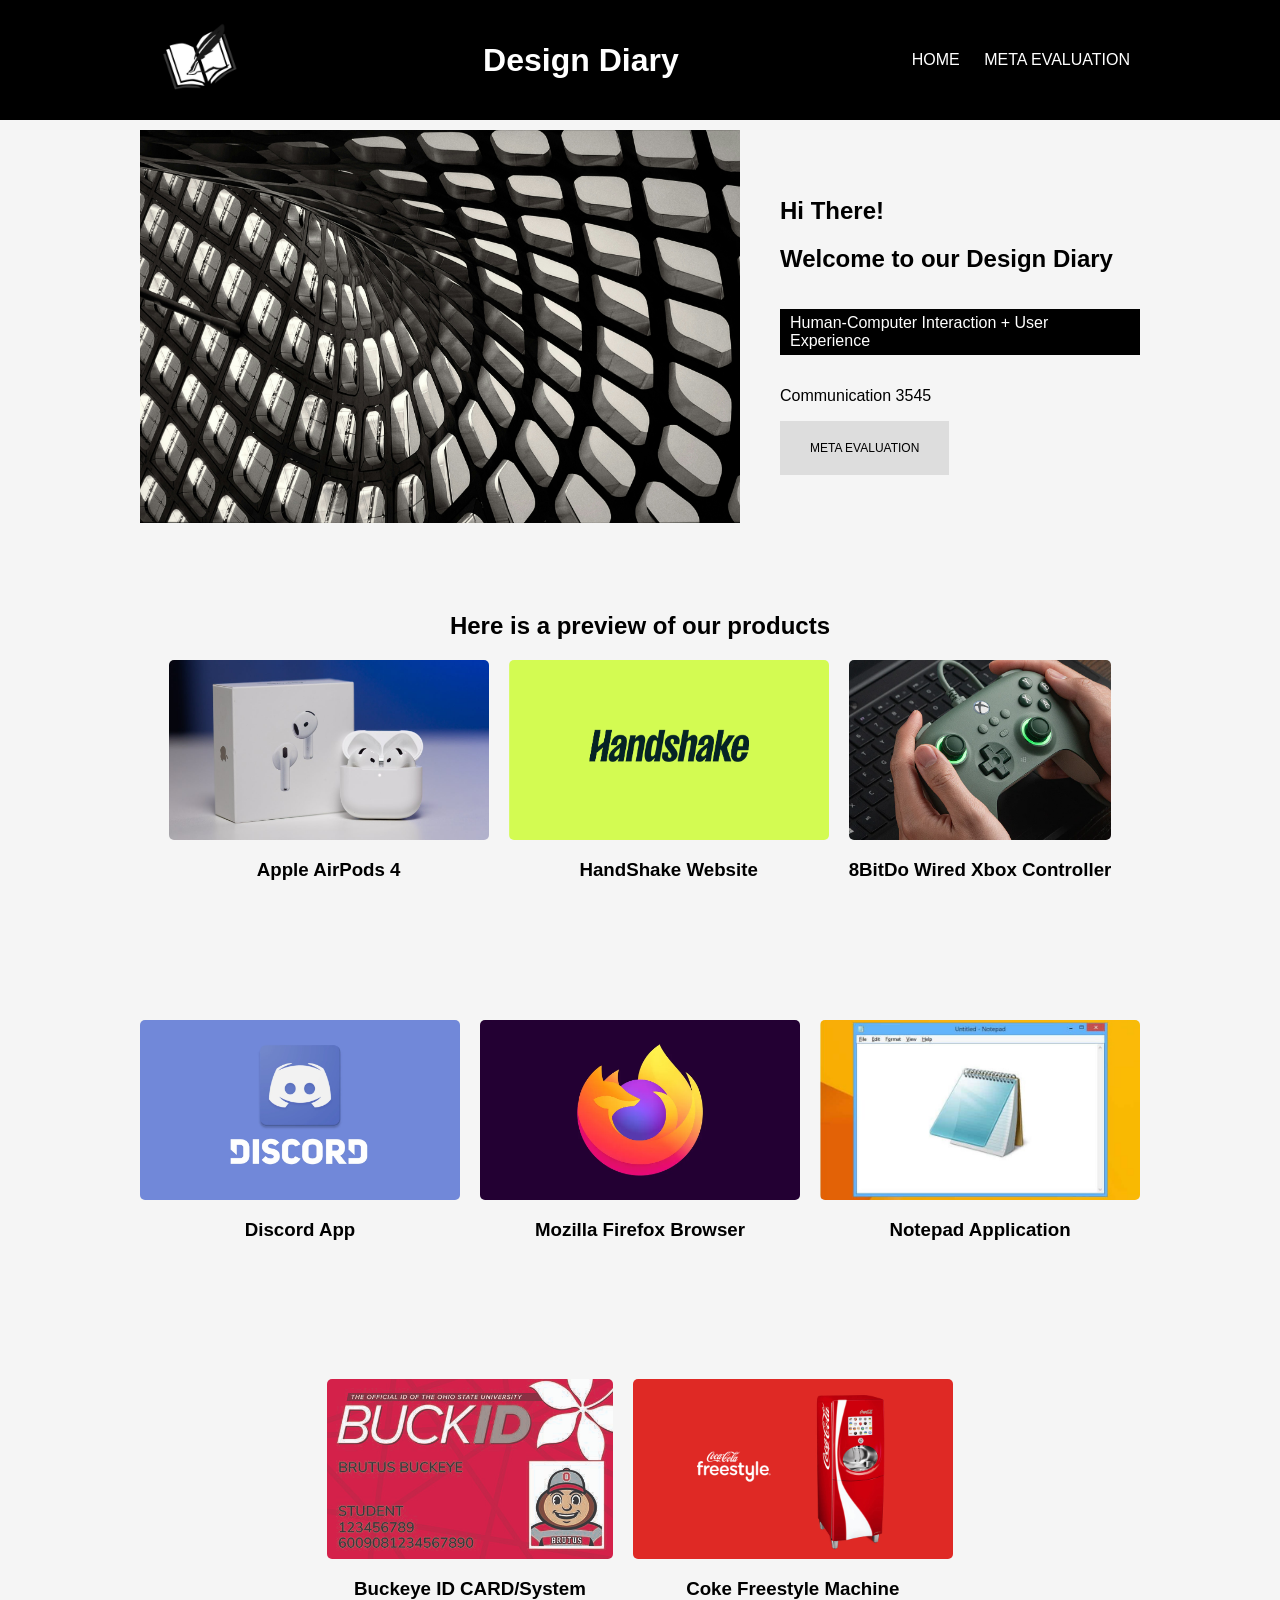
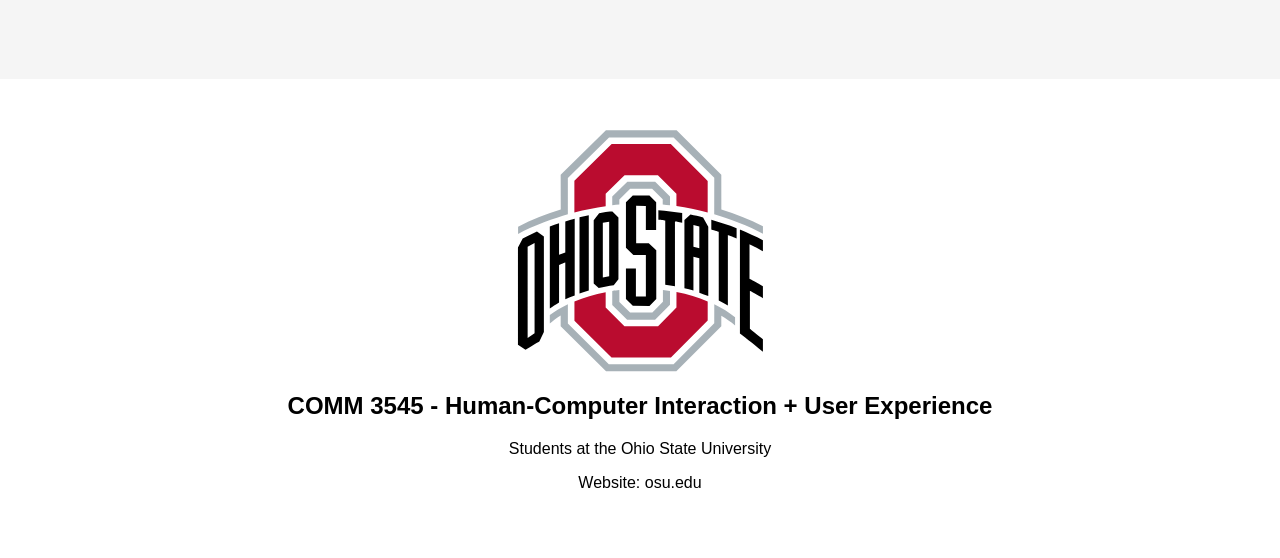
<file: index.html>
<html lang="en">
  <head>
    <link rel="icon" type="image/png" href="images/favicon.png" />
    <meta charset="UTF-8" />
    <title>Design Diary - COMM3545</title>
    <link rel="stylesheet" href="styles.css" />
  </head>
  <body>
    <!-- NAVBAR -->
    <header class="navbar">
      <div class="logo">
        <img src="images/logo.png" alt="Logo" />
      </div>
      <h1>Design Diary</h1>

      <nav>
        <a href="index.html"">HOME</a>
        <a href="meta.html">META EVALUATION</a>
      </nav>
    </header>

    <!-- HERO -->
    <section class="hero container">
      <div class="hero-img">
        <img src="images/hero.jpg" alt="Hero" />
      </div>
      <div class="hero-text">
        <h2>Hi There!</h2>
        <h2>Welcome to our Design Diary</h2>
        <p class="tag">Human-Computer Interaction + User Experience</p>
        <p>Communication 3545</p>
        <div class="buttons">
          <button>
            <a href="meta.html" class="btn outline">META EVALUATION</a>
          </button>
        </div>
      </div>
    </section>

    <!-- PRODUCTS -->
    <section class="section container">
      <h2>Here is a preview of our products</h2>
      <div class="cards">
        <div class="card">
          <a href="products/airpods.html">
            <img  src="images/airpods.jpg" alt="airpods" />
          </a>
          <h3>Apple AirPods 4</h3>
        </div>
        <div class="card">
        <a href="products/handshake.html">
          <img  src="images/handshake.png" alt="handshake" />
        </a>
          <h3>HandShake Website</h3>
        </div>
        <div class="card">
        <a href="products/xbox.html">
          <img src="images/xbox.webp" alt="xbox" />
        </a>
          <h3>8BitDo Wired Xbox Controller</h3>
        </div>
      </div>
    </section>
    <!-- PRODUCTS rwo 2-->
    <section class="section container">
      <div class="cards">
        <div class="card">
        <a href="products/discord.html">
          <img src="images/discord.webp" alt="discord" />
        </a>
          
          <h3>Discord App</h3>
        </div>
        <div class="card">
          <a href="products/mozilla.html">
            <img src="images/firefox.webp" alt="firefox" />
          </a>
          <h3>Mozilla Firefox Browser</h3>
        </div>
        <div class="card">
          <a href="products/notepad.html">
            <img src="images/notepad.jpg" alt="notepad" />
          </a>
          
          <h3>Notepad Application</h3>
        </div>
      </div>
    </section>
    <!-- PRODUCTS rwo 2-->
    <section class="section container">
      <div class="cards">
                <div class="card">
        <a href="products/buckid.html">
          <img src="images/buckid.jpg" alt="buckid" />
        </a>
         
          <h3>Buckeye ID CARD/System</h3>
        </div>
        <div class="card" > 
        <a href="products/cokefreestyle.html">
          <img src="images/cokefreestyle.jpg" alt="cokefreestyle" />
        </a>
          
          <h3>Coke Freestyle Machine</h3>
        </div>
      </div>
    </section>

    <!-- FOOTER -->
    <footer>
      <div class="container">
        <div class="Osu-img">
          <img src="images/osu.svg" alt="Hero" />
        </div>
        <h2>COMM 3545 - Human-Computer Interaction + User Experience</h2>
        <p>Students at the Ohio State University</p>
        <p>Website: osu.edu</p>
      </div>
    </footer>
  </body>
</html>
</file>
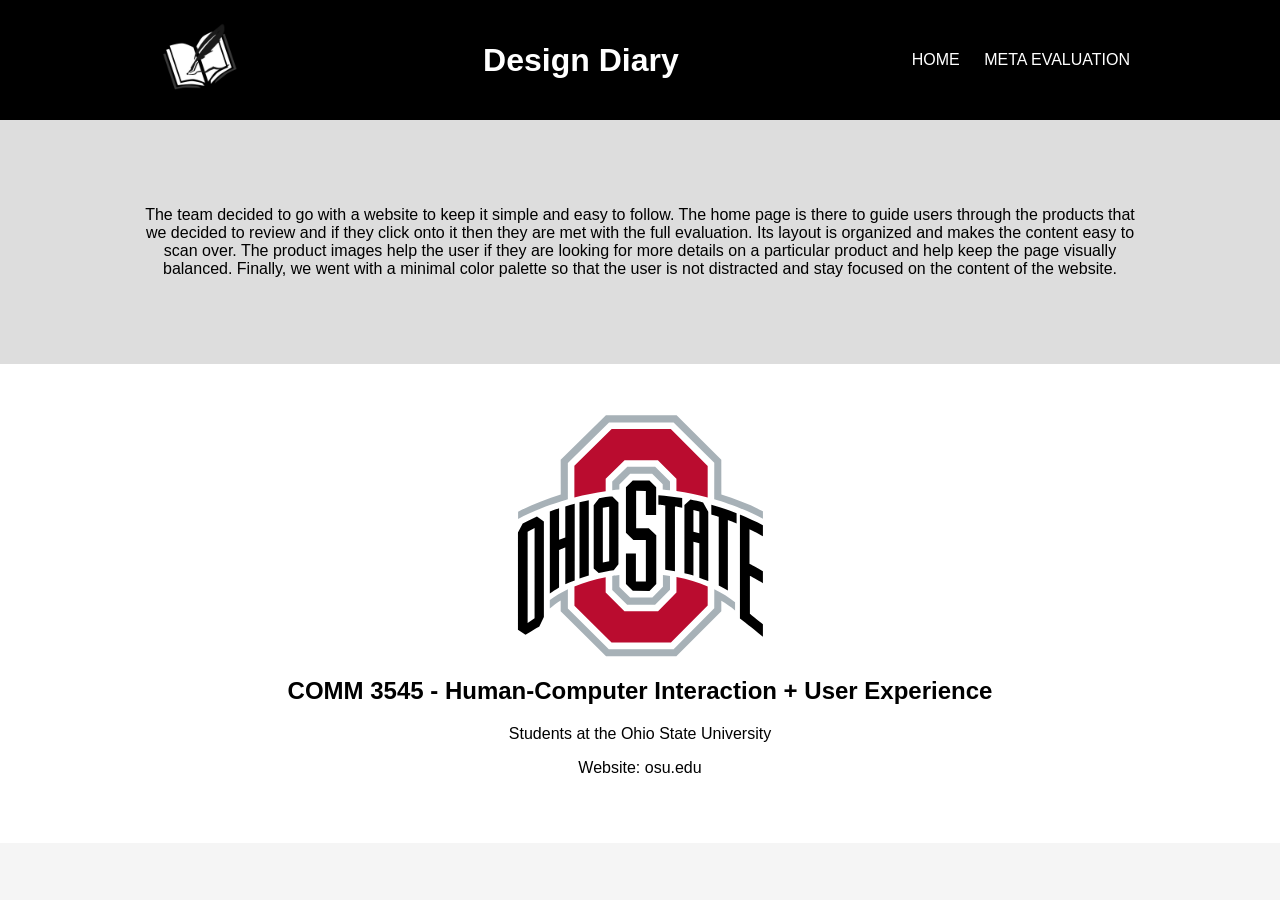
<file: meta.html>
<html lang="en">
  <head>
    <link rel="icon" type="image/png" href="images/favicon.png" />
    <meta charset="UTF-8" />
    <title>Design Diary - COMM3545</title>
    <link rel="stylesheet" href="styles.css" />
  </head>
  <body>
    <!-- NAVBAR -->
    <header class="navbar">
      <div class="logo">
        <img src="images/logo.png" alt="Logo" />
      </div>
      <h1>Design Diary</h1>

      <nav>
        <a href="index.html"">HOME</a>
        <a href="meta.html">META EVALUATION</a>
      </nav>
    </header>

    

    <!-- CTA -->
    <section class="cta">
      <div class="container">
        <p>The team decided to go with a website to keep it simple and easy to follow. The home page is there to guide users through the products that we decided to review and if they click onto it then they are met with the full evaluation. Its layout is organized and makes the content easy to scan over. The product images help the user if they are looking for more details on a particular product and help keep the page visually balanced. Finally, we went with a minimal color palette so that the user is not distracted and stay focused on the content of the website.</p>
      </div>
    </section>

    <!-- FOOTER -->
    <footer>
      <div class="container">
        <div class="Osu-img">
          <img src="images/osu.svg" alt="Hero" />
        </div>
        <h2>COMM 3545 - Human-Computer Interaction + User Experience</h2>
        <p>Students at the Ohio State University</p>
        <p>Website: osu.edu</p>
      </div>
    </footer>
  </body>
</html>
</file>
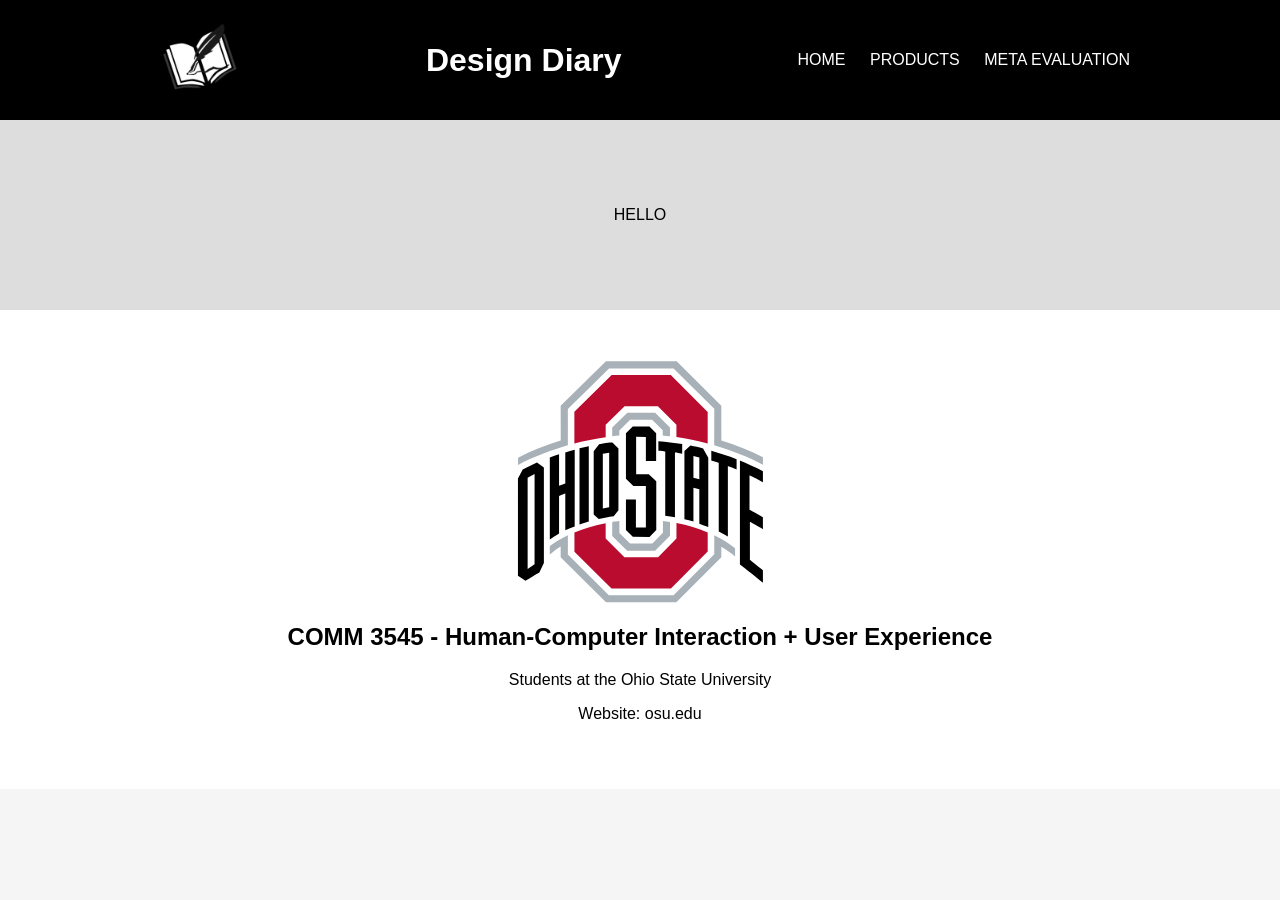
<file: products.html>
<html lang="en">
  <head>
    <link rel="icon" type="image/png" href="images/favicon.png" />
    <meta charset="UTF-8" />
    <title>Design Diary - COMM3545</title>
    <link rel="stylesheet" href="styles.css" />
  </head>
  <body>
    <!-- NAVBAR -->
    <header class="navbar">
      <div class="logo">
        <img src="images/logo.png" alt="Logo" />
      </div>
      <h1>Design Diary</h1>

      <nav>
        <a href="index.html"">HOME</a>
        <a href="products.html">PRODUCTS</a>
        <a href="meta.html">META EVALUATION</a>
      </nav>
    </header>

    

    <!-- CTA -->
    <section class="cta">
        <div class="container">
          <p>HELLO</p>
        </div>
      </section>

    <!-- FOOTER -->
    <footer>
      <div class="container">
        <div class="Osu-img">
          <img src="images/osu.svg" alt="Hero" />
        </div>
        <h2>COMM 3545 - Human-Computer Interaction + User Experience</h2>
        <p>Students at the Ohio State University</p>
        <p>Website: osu.edu</p>
      </div>
    </footer>
  </body>
</html>
</file>
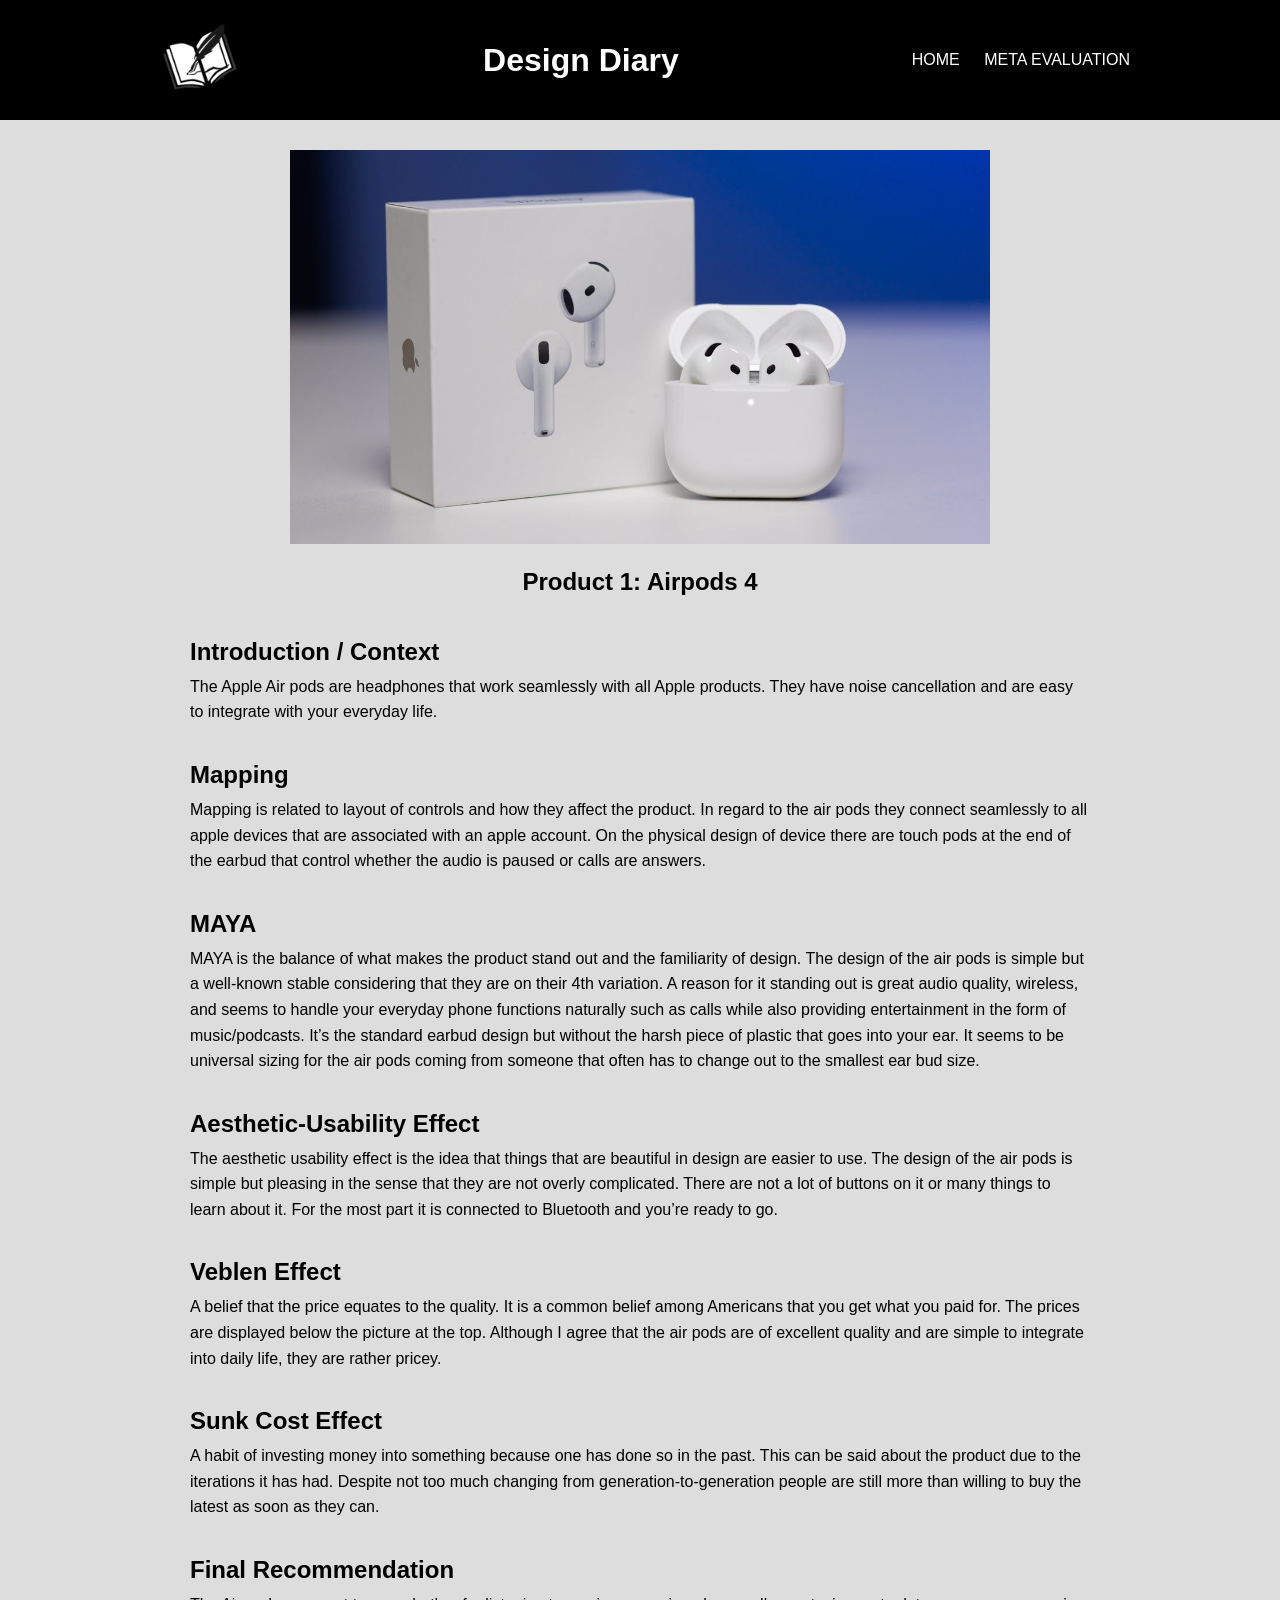
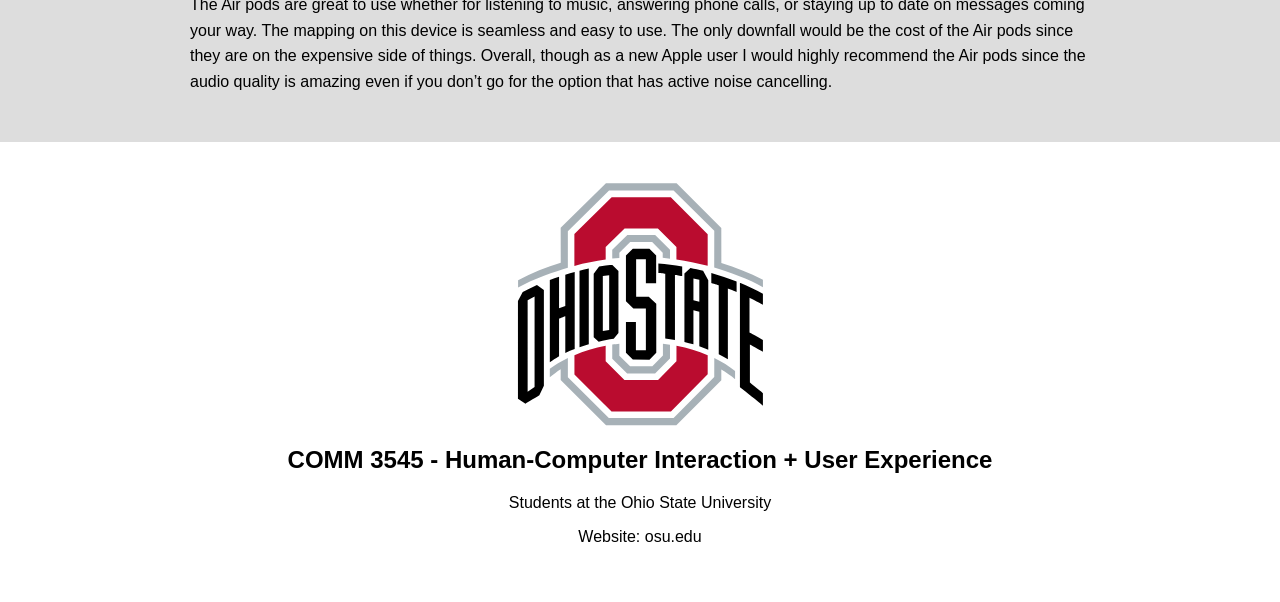
<file: products/airpods.html>
<html lang="en">
  <head>
    <link rel="icon" type="image/png" href="../images/favicon.png" />
    <meta charset="UTF-8" /> <title>Design Diary - COMM3545</title>
    <link rel="stylesheet" href="../styles.css" />
  </head>
<body class="review-page">
  <!-- NAVBAR -->
  <header class="navbar">
    <div class="logo">
      <img src="../images/logo.png" alt="Logo" />
    </div>
    <h1>Design Diary</h1>

    <nav>
      <a href="../index.html">HOME</a>
      <a href="../meta.html">META EVALUATION</a>
    </nav>
  </header>

  <section class="cta">
    <div class="container">
      <img class="hero-image" src="../images/airpods.jpg" alt="Product 1: Airpods 4" />
      <h1 class="page-title">Product 1: Airpods 4</h1>

      <div class="section">
        <h2>Introduction / Context</h2>
        <p>The Apple Air pods are headphones that work seamlessly with all Apple products. They have noise cancellation and are easy to integrate with your everyday life.</p>
      </div>

      <div class="section">
        <h2>Mapping</h2>
        <p>Mapping is related to layout of controls and how they affect the product. In regard to the air pods they connect seamlessly to all apple devices that are associated with an apple account. On the physical design of device there are touch pods at the end of the earbud that control whether the audio is paused or calls are answers.</p>
      </div>

      <div class="section">
        <h2>MAYA</h2>
        <p>MAYA is the balance of what makes the product stand out and the familiarity of design.  The design of the air pods is simple but a well-known stable considering that they are on their 4th variation. A reason for it standing out is great audio quality, wireless, and seems to handle your everyday phone functions naturally such as calls while also providing entertainment in the form of music/podcasts. It’s the standard earbud design but without the harsh piece of plastic that goes into your ear. It seems to be universal sizing for the air pods coming from someone that often has to change out to the smallest ear bud size.</p>
      </div>

      <div class="section">
        <h2>Aesthetic-Usability Effect</h2>
        <p>The aesthetic usability effect is the idea that things that are beautiful in design are easier to use. The design of the air pods is simple but pleasing in the sense that they are not overly complicated. There are not a lot of buttons on it or many things to learn about it. For the most part it is connected to Bluetooth and you’re ready to go.</p>
      </div>

      <div class="section">
        <h2>Veblen Effect</h2>
        <p>A belief that the price equates to the quality. It is a common belief among Americans that you get what you paid for. The prices are displayed below the picture at the top. Although I agree that the air pods are of excellent quality and are simple to integrate into daily life, they are rather pricey.</p>
      </div>

      <div class="section">
        <h2>Sunk Cost Effect</h2>
        <p>A habit of investing money into something because one has done so in the past. This can be said about the product due to the iterations it has had. Despite not too much changing from generation-to-generation people are still more than willing to buy the latest as soon as they can.</p>
      </div>

      <div class="section">
        <h2>Final Recommendation</h2>
        <p>The Air pods are great to use whether for listening to music, answering phone calls, or staying up to date on messages coming your way. The mapping on this device is seamless and easy to use. The only downfall would be the cost of the Air pods since they are on the expensive side of things. Overall, though as a new Apple user I would highly recommend the Air pods since the audio quality is amazing even if you don’t go for the option that has active noise cancelling.</p>
      </div>
    </div>
  </section>

  <footer>
    <div class="container">
      <div class="Osu-img">
        <img src="../images/osu.svg" alt="Hero" />
      </div>
      <h2>COMM 3545 - Human-Computer Interaction + User Experience</h2>
      <p>Students at the Ohio State University</p>
      <p>Website: osu.edu</p>
    </div>
  </footer>
</body>
</file>
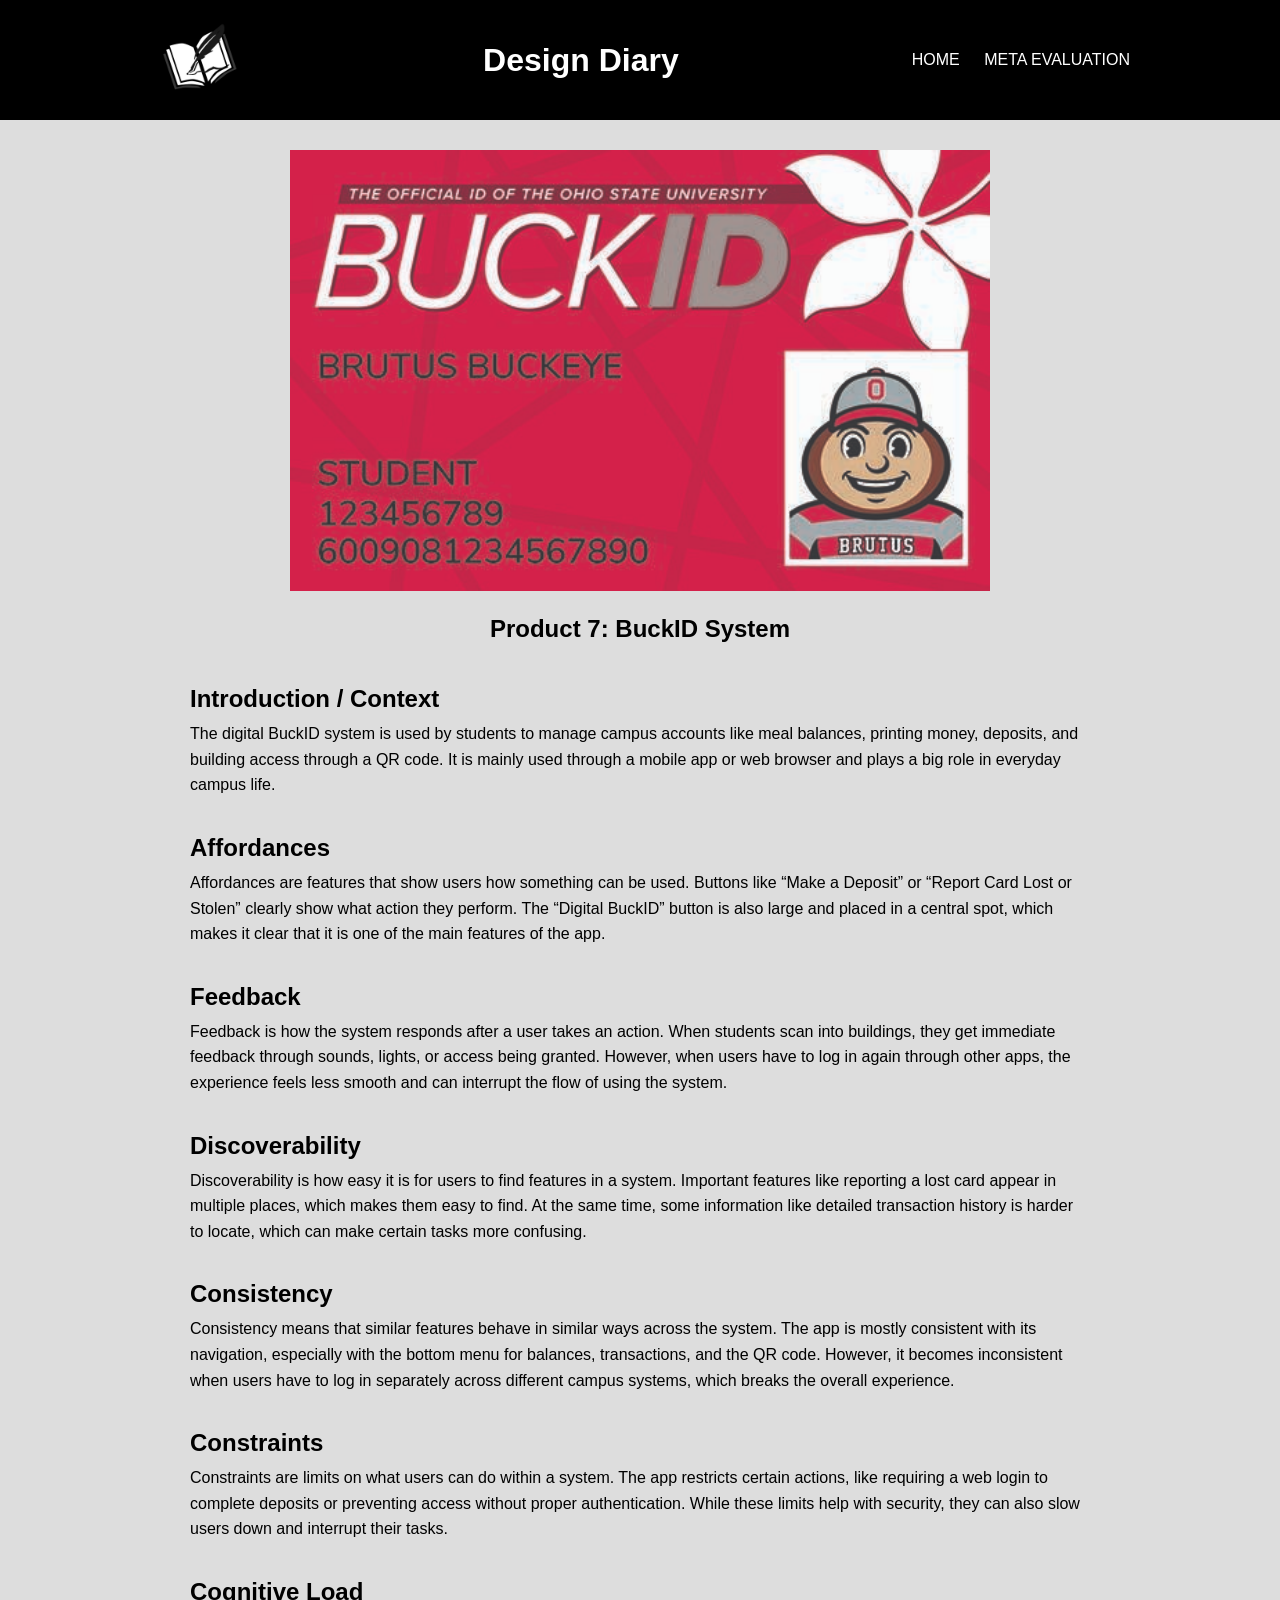
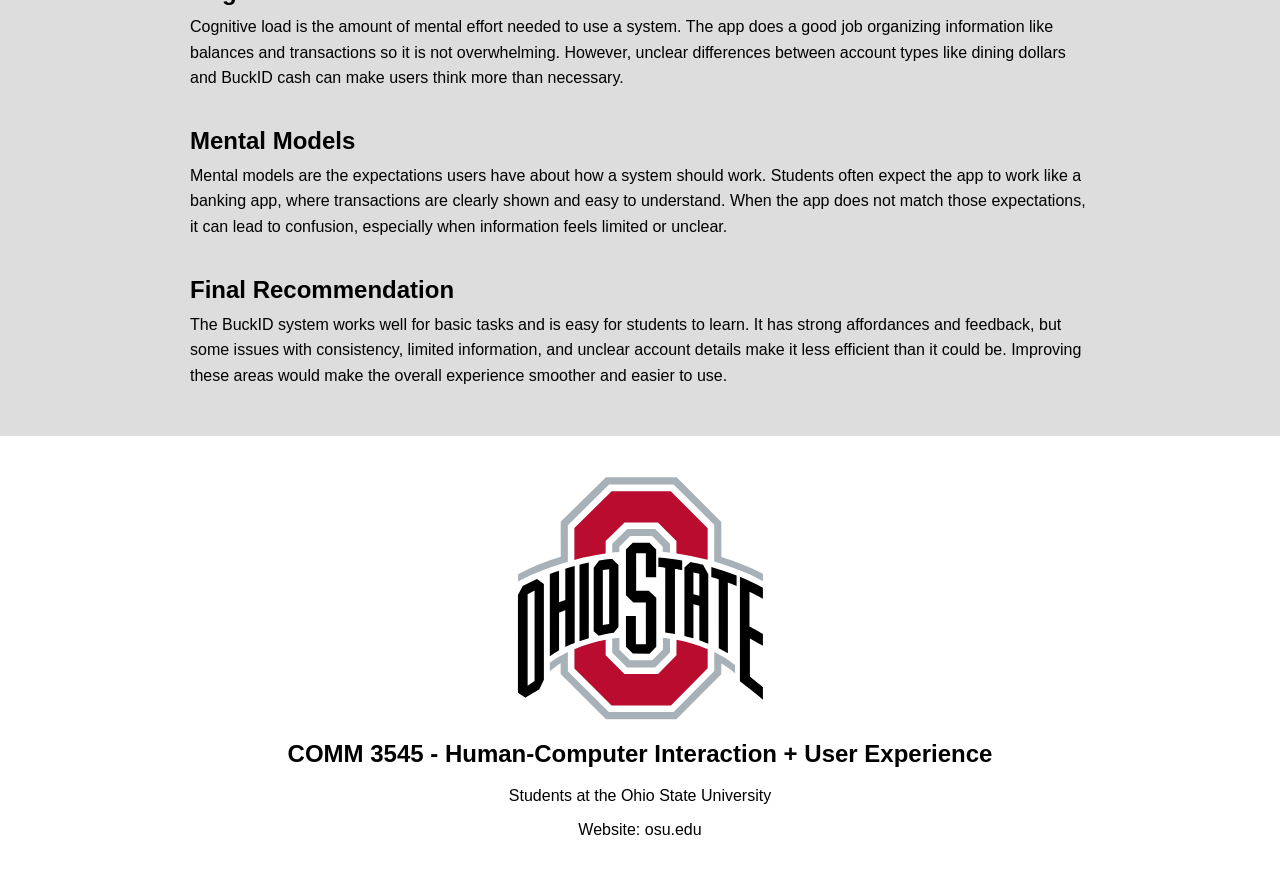
<file: products/buckid.html>
<html lang="en">
  <head>
    <link rel="icon" type="image/png" href="../images/favicon.png" />
    <meta charset="UTF-8" /> <title>Design Diary - COMM3545</title>
    <link rel="stylesheet" href="../styles.css" />
  </head>
<body class="review-page">
  <!-- NAVBAR -->
  <header class="navbar">
    <div class="logo">
      <img src="../images/logo.png" alt="Logo" />
    </div>
    <h1>Design Diary</h1>

    <nav>
      <a href="../index.html">HOME</a>
      <a href="../meta.html">META EVALUATION</a>
    </nav>
  </header>

  <section class="cta">
    <div class="container">
      <img class="hero-image" src="../images/buckid.jpg" alt="Product 7: BuckID System" />
      <h1 class="page-title">Product 7: BuckID System</h1>

      <div class="section">
        <h2>Introduction / Context</h2>
        <p>The digital BuckID system is used by students to manage campus accounts like meal balances, printing money, deposits, and building access through a QR code. It is mainly used through a mobile app or web browser and plays a big role in everyday campus life.</p>
      </div>

      <div class="section">
        <h2>Affordances</h2>
        <p>Affordances are features that show users how something can be used. Buttons like “Make a Deposit” or “Report Card Lost or Stolen” clearly show what action they perform. The “Digital BuckID” button is also large and placed in a central spot, which makes it clear that it is one of the main features of the app. </p>
      </div>

      <div class="section">
        <h2>Feedback</h2>
        <p>Feedback is how the system responds after a user takes an action. When students scan into buildings, they get immediate feedback through sounds, lights, or access being granted. However, when users have to log in again through other apps, the experience feels less smooth and can interrupt the flow of using the system. </p>
      </div>

      <div class="section">
        <h2>Discoverability </h2>
        <p>Discoverability is how easy it is for users to find features in a system. Important features like reporting a lost card appear in multiple places, which makes them easy to find. At the same time, some information like detailed transaction history is harder to locate, which can make certain tasks more confusing. </p>
      </div>

      <div class="section">
        <h2>Consistency</h2>
        <p>Consistency means that similar features behave in similar ways across the system. The app is mostly consistent with its navigation, especially with the bottom menu for balances, transactions, and the QR code. However, it becomes inconsistent when users have to log in separately across different campus systems, which breaks the overall experience. </p>
      </div>

      <div class="section">
        <h2>Constraints</h2>
        <p>Constraints are limits on what users can do within a system. The app restricts certain actions, like requiring a web login to complete deposits or preventing access without proper authentication. While these limits help with security, they can also slow users down and interrupt their tasks. </p>
      </div>

      <div class="section">
        <h2>Cognitive Load</h2>
        <p>Cognitive load is the amount of mental effort needed to use a system. The app does a good job organizing information like balances and transactions so it is not overwhelming. However, unclear differences between account types like dining dollars and BuckID cash can make users think more than necessary. </p>
      </div>

      <div class="section">
        <h2>Mental Models</h2>
        <p>Mental models are the expectations users have about how a system should work. Students often expect the app to work like a banking app, where transactions are clearly shown and easy to understand. When the app does not match those expectations, it can lead to confusion, especially when information feels limited or unclear. </p>
      </div>
      
      <div class="section">
        <h2>Final Recommendation</h2>
        <p>The BuckID system works well for basic tasks and is easy for students to learn. It has strong affordances and feedback, but some issues with consistency, limited information, and unclear account details make it less efficient than it could be. Improving these areas would make the overall experience smoother and easier to use. </p>
      </div>
    </div>
  </section>

  <footer>
    <div class="container">
      <div class="Osu-img">
        <img src="../images/osu.svg" alt="Hero" />
      </div>
      <h2>COMM 3545 - Human-Computer Interaction + User Experience</h2>
      <p>Students at the Ohio State University</p>
      <p>Website: osu.edu</p>
    </div>
  </footer>
</body>
</file>
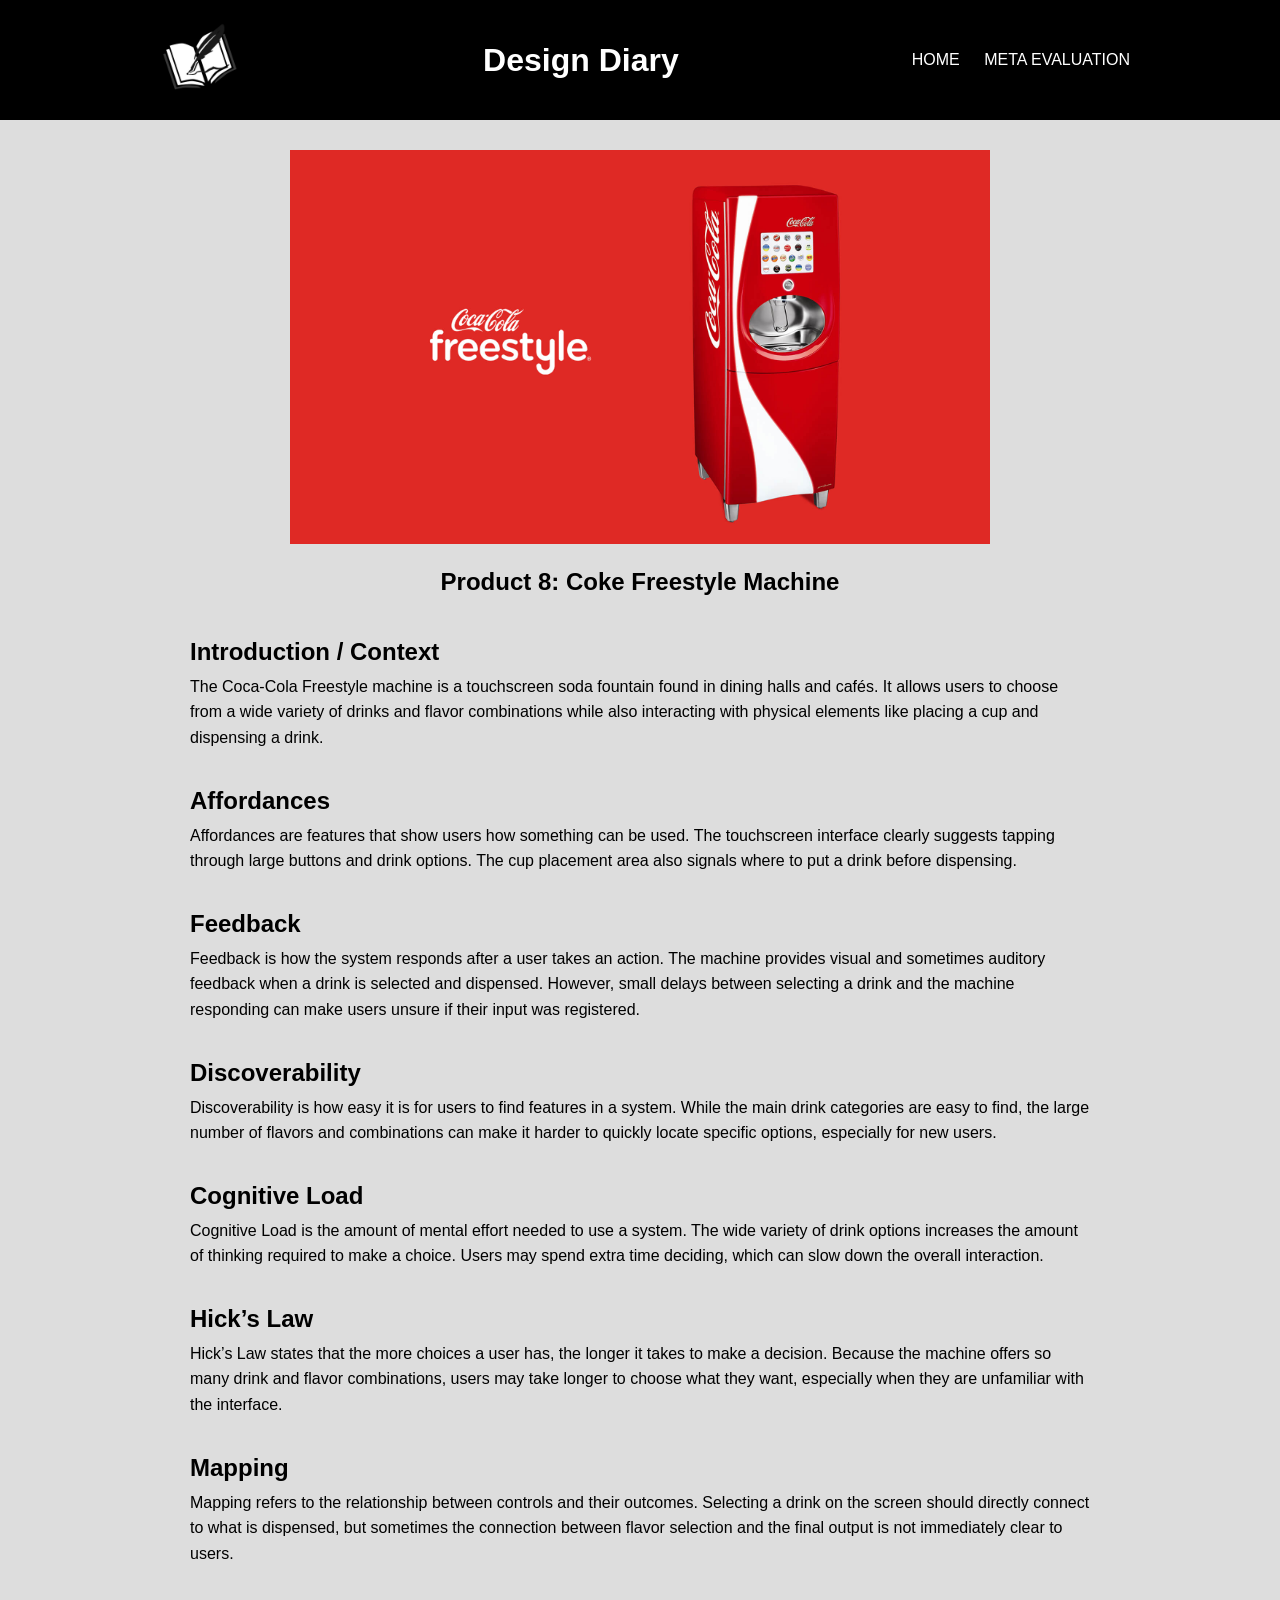
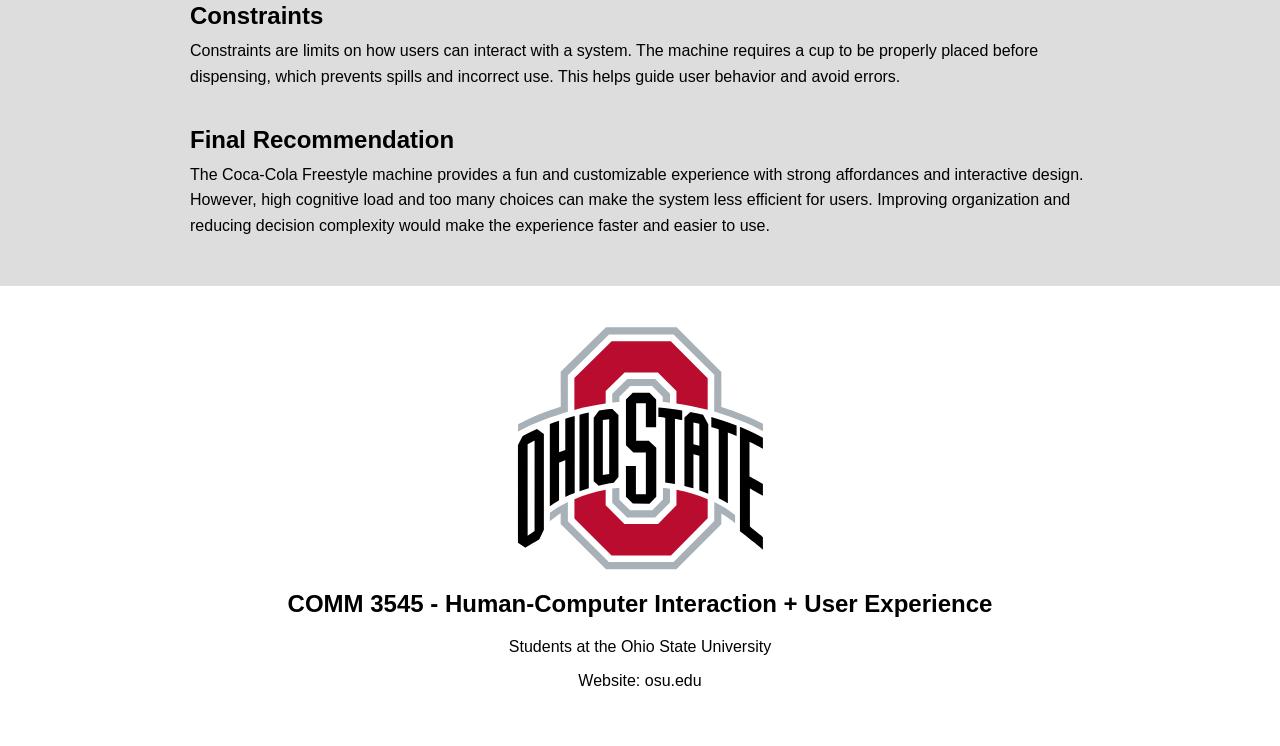
<file: products/cokefreestyle.html>
<html lang="en">
  <head>
    <link rel="icon" type="image/png" href="../images/favicon.png" />
    <meta charset="UTF-8" /> <title>Design Diary - COMM3545</title>
    <link rel="stylesheet" href="../styles.css" />
  </head>
<body class="review-page">
  <!-- NAVBAR -->
  <header class="navbar">
    <div class="logo">
      <img src="../images/logo.png" alt="Logo" />
    </div>
    <h1>Design Diary</h1>

    <nav>
      <a href="../index.html">HOME</a>
      <a href="../meta.html">META EVALUATION</a>
    </nav>
  </header>

  <section class="cta">
    <div class="container">
      <img class="hero-image" src="../images/cokefreestyle.jpg" alt="Product 8: Coke Freestyle Machine" />
      <h1 class="page-title">Product 8: Coke Freestyle Machine</h1>

      <div class="section">
        <h2>Introduction / Context</h2>
        <p>The Coca-Cola Freestyle machine is a touchscreen soda fountain found in dining halls and cafés. It allows users to choose from a wide variety of drinks and flavor combinations while also interacting with physical elements like placing a cup and dispensing a drink.</p>
      </div>

      <div class="section">
        <h2>Affordances</h2>
        <p>Affordances are features that show users how something can be used. The touchscreen interface clearly suggests tapping through large buttons and drink options. The cup placement area also signals where to put a drink before dispensing. </p>
      </div>

      <div class="section">
        <h2>Feedback</h2>
        <p>Feedback is how the system responds after a user takes an action. The machine provides visual and sometimes auditory feedback when a drink is selected and dispensed. However, small delays between selecting a drink and the machine responding can make users unsure if their input was registered. </p>
      </div>

      <div class="section">
        <h2>Discoverability</h2>
        <p>Discoverability is how easy it is for users to find features in a system. While the main drink categories are easy to find, the large number of flavors and combinations can make it harder to quickly locate specific options, especially for new users. </p>
      </div>

      <div class="section">
        <h2>Cognitive Load</h2>
        <p>Cognitive Load is the amount of mental effort needed to use a system. The wide variety of drink options increases the amount of thinking required to make a choice. Users may spend extra time deciding, which can slow down the overall interaction. </p>
      </div>

      <div class="section">
        <h2>Hick’s Law</h2>
        <p>Hick’s Law states that the more choices a user has, the longer it takes to make a decision. Because the machine offers so many drink and flavor combinations, users may take longer to choose what they want, especially when they are unfamiliar with the interface. </p>
      </div>

      <div class="section">
        <h2>Mapping</h2>
        <p>Mapping refers to the relationship between controls and their outcomes. Selecting a drink on the screen should directly connect to what is dispensed, but sometimes the connection between flavor selection and the final output is not immediately clear to users. </p>
      </div>

      <div class="section">
        <h2>Constraints</h2>
        <p>Constraints are limits on how users can interact with a system. The machine requires a cup to be properly placed before dispensing, which prevents spills and incorrect use. This helps guide user behavior and avoid errors. </p>
      </div>
      
      <div class="section">
        <h2>Final Recommendation</h2>
        <p>The Coca-Cola Freestyle machine provides a fun and customizable experience with strong affordances and interactive design. However, high cognitive load and too many choices can make the system less efficient for users. Improving organization and reducing decision complexity would make the experience faster and easier to use.</p>
      </div>
    </div>
  </section>

  <footer>
    <div class="container">
      <div class="Osu-img">
        <img src="../images/osu.svg" alt="Hero" />
      </div>
      <h2>COMM 3545 - Human-Computer Interaction + User Experience</h2>
      <p>Students at the Ohio State University</p>
      <p>Website: osu.edu</p>
    </div>
  </footer>
</body>
</file>
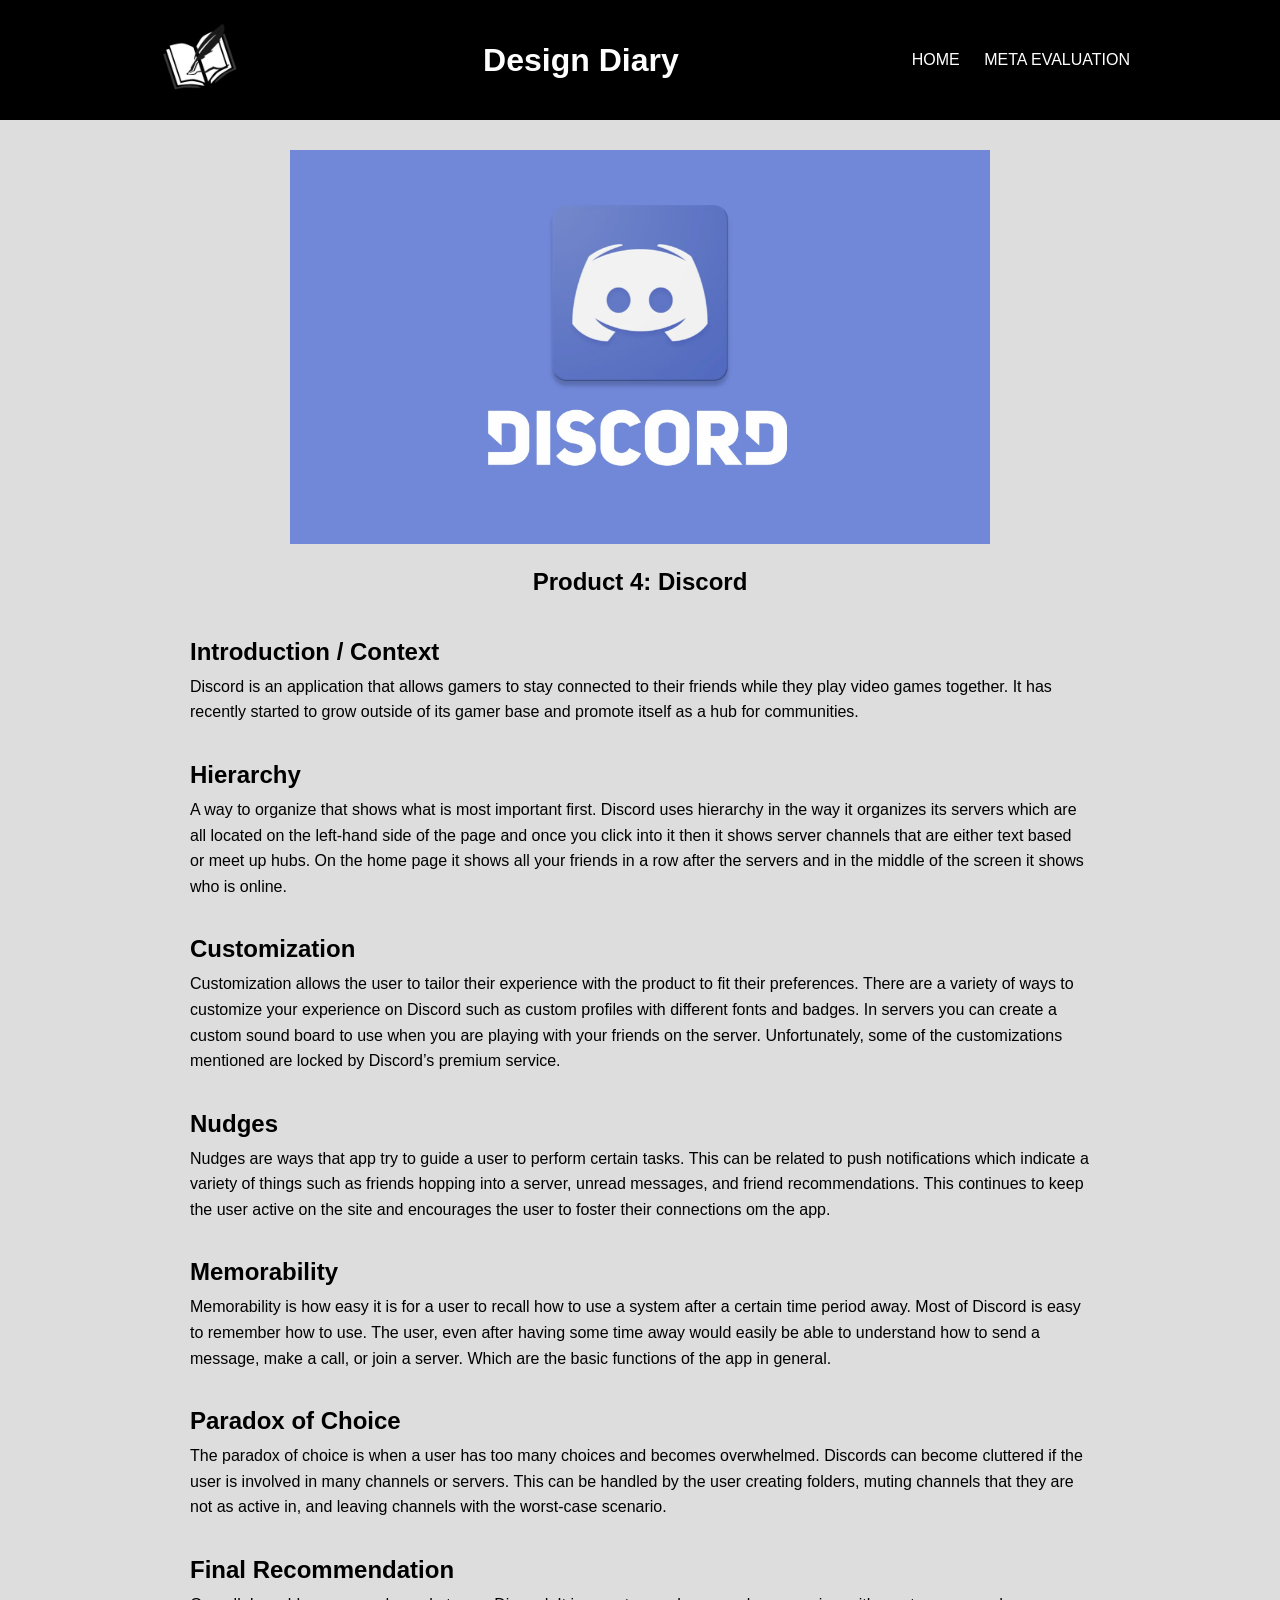
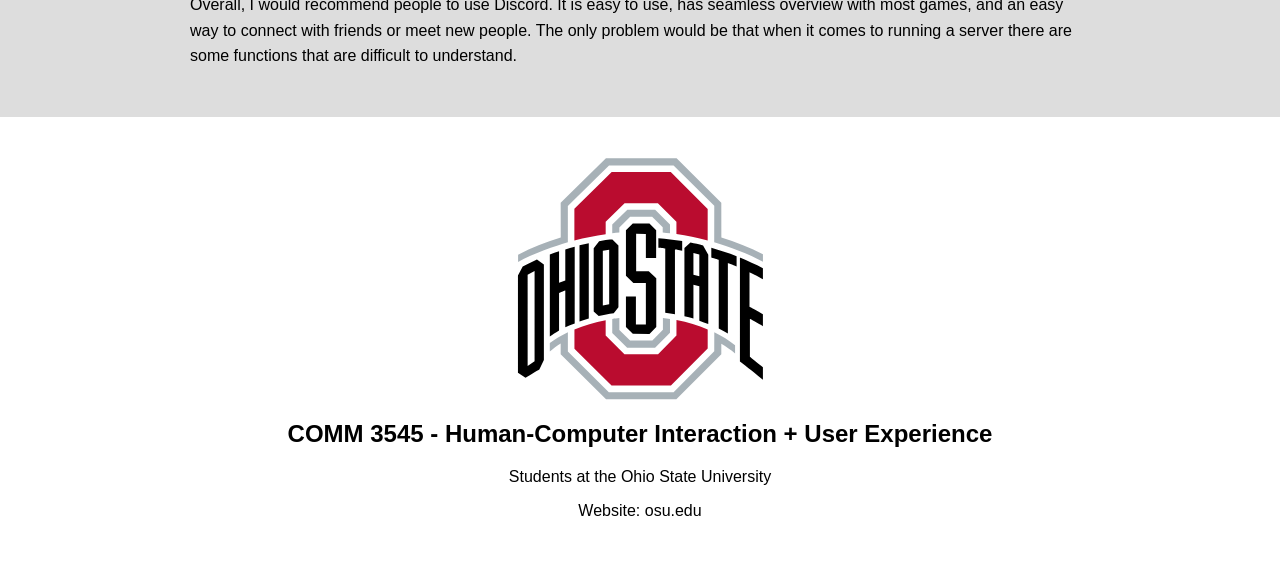
<file: products/discord.html>
<html lang="en">
  <head>
    <link rel="icon" type="image/png" href="../images/favicon.png" />
    <meta charset="UTF-8" /> <title>Design Diary - COMM3545</title>
    <link rel="stylesheet" href="../styles.css" />
  </head>
<body class="review-page">
  <!-- NAVBAR -->
  <header class="navbar">
    <div class="logo">
      <img src="../images/logo.png" alt="Logo" />
    </div>
    <h1>Design Diary</h1>

    <nav>
      <a href="../index.html">HOME</a>
      <a href="../meta.html">META EVALUATION</a>
    </nav>
  </header>

  <section class="cta">
    <div class="container">
      <img class="hero-image" src="../images/discord.webp" alt="Product 4: Discord" />
      <h1 class="page-title">Product 4: Discord</h1>

      <div class="section">
        <h2>Introduction / Context</h2>
        <p>Discord is an application that allows gamers to stay connected to their friends while they play video games together. It has recently started to grow outside of its gamer base and promote itself as a hub for communities.</p>
      </div>

      <div class="section">
        <h2>Hierarchy</h2>
        <p>A way to organize that shows what is most important first. Discord uses hierarchy in the way it organizes its servers which are all located on the left-hand side of the page and once you click into it then it shows server channels that are either text based or meet up hubs. On the home page it shows all your friends in a row after the servers and in the middle of the screen it shows who is online.</p>
      </div>

      <div class="section">
        <h2>Customization</h2>
        <p>Customization allows the user to tailor their experience with the product to fit their preferences. There are a variety of ways to customize your experience on Discord such as custom profiles with different fonts and badges. In servers you can create a custom sound board to use when you are playing with your friends on the server. Unfortunately, some of the customizations mentioned are locked by Discord’s premium service.</p>
      </div>

      <div class="section">
        <h2>Nudges</h2>
        <p>Nudges are ways that app try to guide a user to perform certain tasks. This can be related to push notifications which indicate a variety of things such as friends hopping into a server, unread messages, and friend recommendations. This continues to keep the user active on the site and encourages the user to foster their connections om the app.</p>
      </div>

      <div class="section">
        <h2>Memorability</h2>
        <p>Memorability is how easy it is for a user to recall how to use a system after a certain time period away. Most of Discord is easy to remember how to use. The user, even after having some time away would easily be able to understand how to send a message, make a call, or join a server. Which are the basic functions of the app in general.</p>
      </div>

      <div class="section">
        <h2>Paradox of Choice</h2>
        <p>The paradox of choice is when a user has too many choices and becomes overwhelmed. Discords can become cluttered if the user is involved in many channels or servers. This can be handled by the user creating folders, muting channels that they are not as active in, and leaving channels with the worst-case scenario.</p>
      </div>

      <div class="section">
        <h2>Final Recommendation</h2>
        <p>Overall, I would recommend people to use Discord. It is easy to use, has seamless overview with most games, and an easy way to connect with friends or meet new people. The only problem would be that when it comes to running a server there are some functions that are difficult to understand. </p>
      </div>
    </div>
  </section>

  <footer>
    <div class="container">
      <div class="Osu-img">
        <img src="../images/osu.svg" alt="Hero" />
      </div>
      <h2>COMM 3545 - Human-Computer Interaction + User Experience</h2>
      <p>Students at the Ohio State University</p>
      <p>Website: osu.edu</p>
    </div>
  </footer>
</body>
</file>
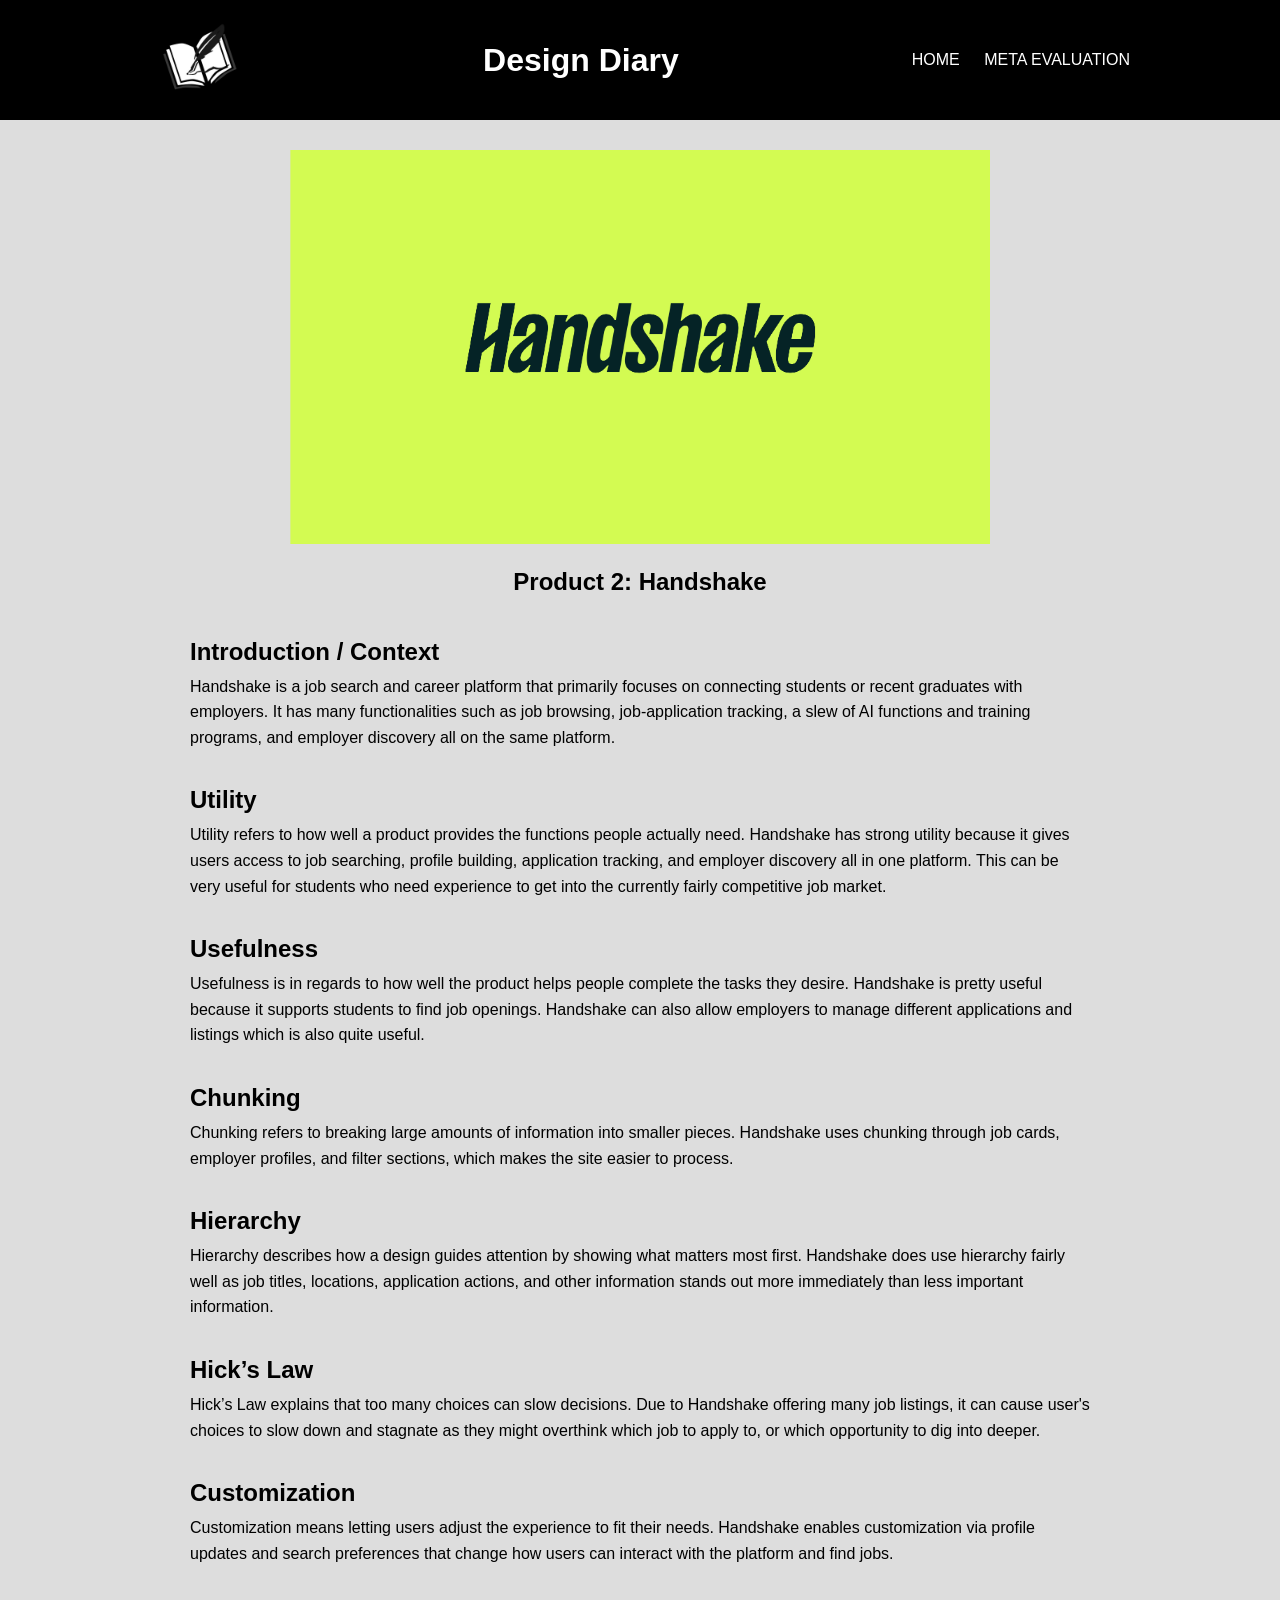
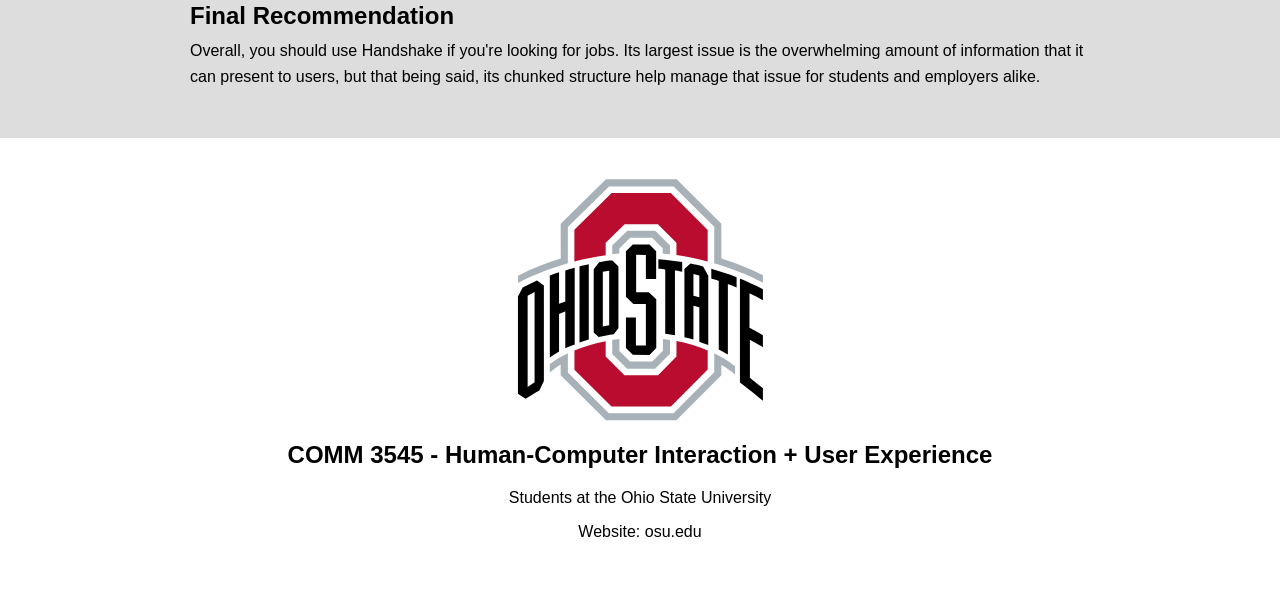
<file: products/handshake.html>
<html lang="en">
  <head>
    <link rel="icon" type="image/png" href="../images/favicon.png" />
    <meta charset="UTF-8" /> <title>Design Diary - COMM3545</title>
    <link rel="stylesheet" href="../styles.css" />
  </head>
<body class="review-page">
  <!-- NAVBAR -->
  <header class="navbar">
    <div class="logo">
      <img src="../images/logo.png" alt="Logo" />
    </div>
    <h1>Design Diary</h1>

    <nav>
      <a href="../index.html">HOME</a>
      <a href="../meta.html">META EVALUATION</a>
    </nav>
  </header>

  <section class="cta">
    <div class="container">
      <img class="hero-image" src="../images/handshake.png" alt="Product 2: Handshake" />
      <h1 class="page-title">Product 2: Handshake</h1>

      <div class="section">
        <h2>Introduction / Context</h2>
        <p>Handshake is a job search and career platform that primarily focuses on connecting students or recent graduates with employers. It has many functionalities such as job browsing, job-application tracking, a slew of AI functions and training programs, and employer discovery all on the same platform.</p>
      </div>

      <div class="section">
        <h2>Utility</h2>
        <p>Utility refers to how well a product provides the functions people actually need. Handshake has strong utility because it gives users access to job searching, profile building, application tracking, and employer discovery all in one platform. This can be very useful for students who need experience to get into the currently fairly competitive job market.</p>
      </div>

      <div class="section">
        <h2>Usefulness</h2>
        <p>Usefulness is in regards to how well the product helps people complete the tasks they desire. Handshake is pretty useful because it supports students to find job openings. Handshake can also allow employers to manage different applications and listings which is also quite useful.</p>
      </div>

      <div class="section">
        <h2>Chunking</h2>
        <p>Chunking refers to breaking large amounts of information into smaller pieces. Handshake uses chunking through job cards, employer profiles, and filter sections, which makes the site easier to process.</p>
      </div>

      <div class="section">
        <h2>Hierarchy</h2>
        <p>Hierarchy describes how a design guides attention by showing what matters most first. Handshake does use hierarchy fairly well as job titles, locations, application actions, and other information stands out more immediately than less important information.</p>
      </div>

      <div class="section">
        <h2>Hick’s Law</h2>
        <p>Hick’s Law explains that too many choices can slow decisions. Due to Handshake offering many job listings, it can cause user's choices to slow down and stagnate as they might overthink which job to apply to, or which opportunity to dig into deeper.</p>
      </div>
      
      <div class="section">
        <h2>Customization</h2>
        <p>Customization means letting users adjust the experience to fit their needs. Handshake enables customization via profile updates and search preferences that change how users can interact with the platform and find jobs.</p>
      </div>

      <div class="section">
        <h2>Final Recommendation</h2>
        <p>Overall, you should use Handshake if you're looking for jobs. Its largest issue is the overwhelming amount of information that it can present to users, but that being said, its chunked structure help manage that issue for students and employers alike.</p>
      </div>
    </div>
  </section>

  <footer>
    <div class="container">
      <div class="Osu-img">
        <img src="../images/osu.svg" alt="Hero" />
      </div>
      <h2>COMM 3545 - Human-Computer Interaction + User Experience</h2>
      <p>Students at the Ohio State University</p>
      <p>Website: osu.edu</p>
    </div>
  </footer>
</body>
</file>
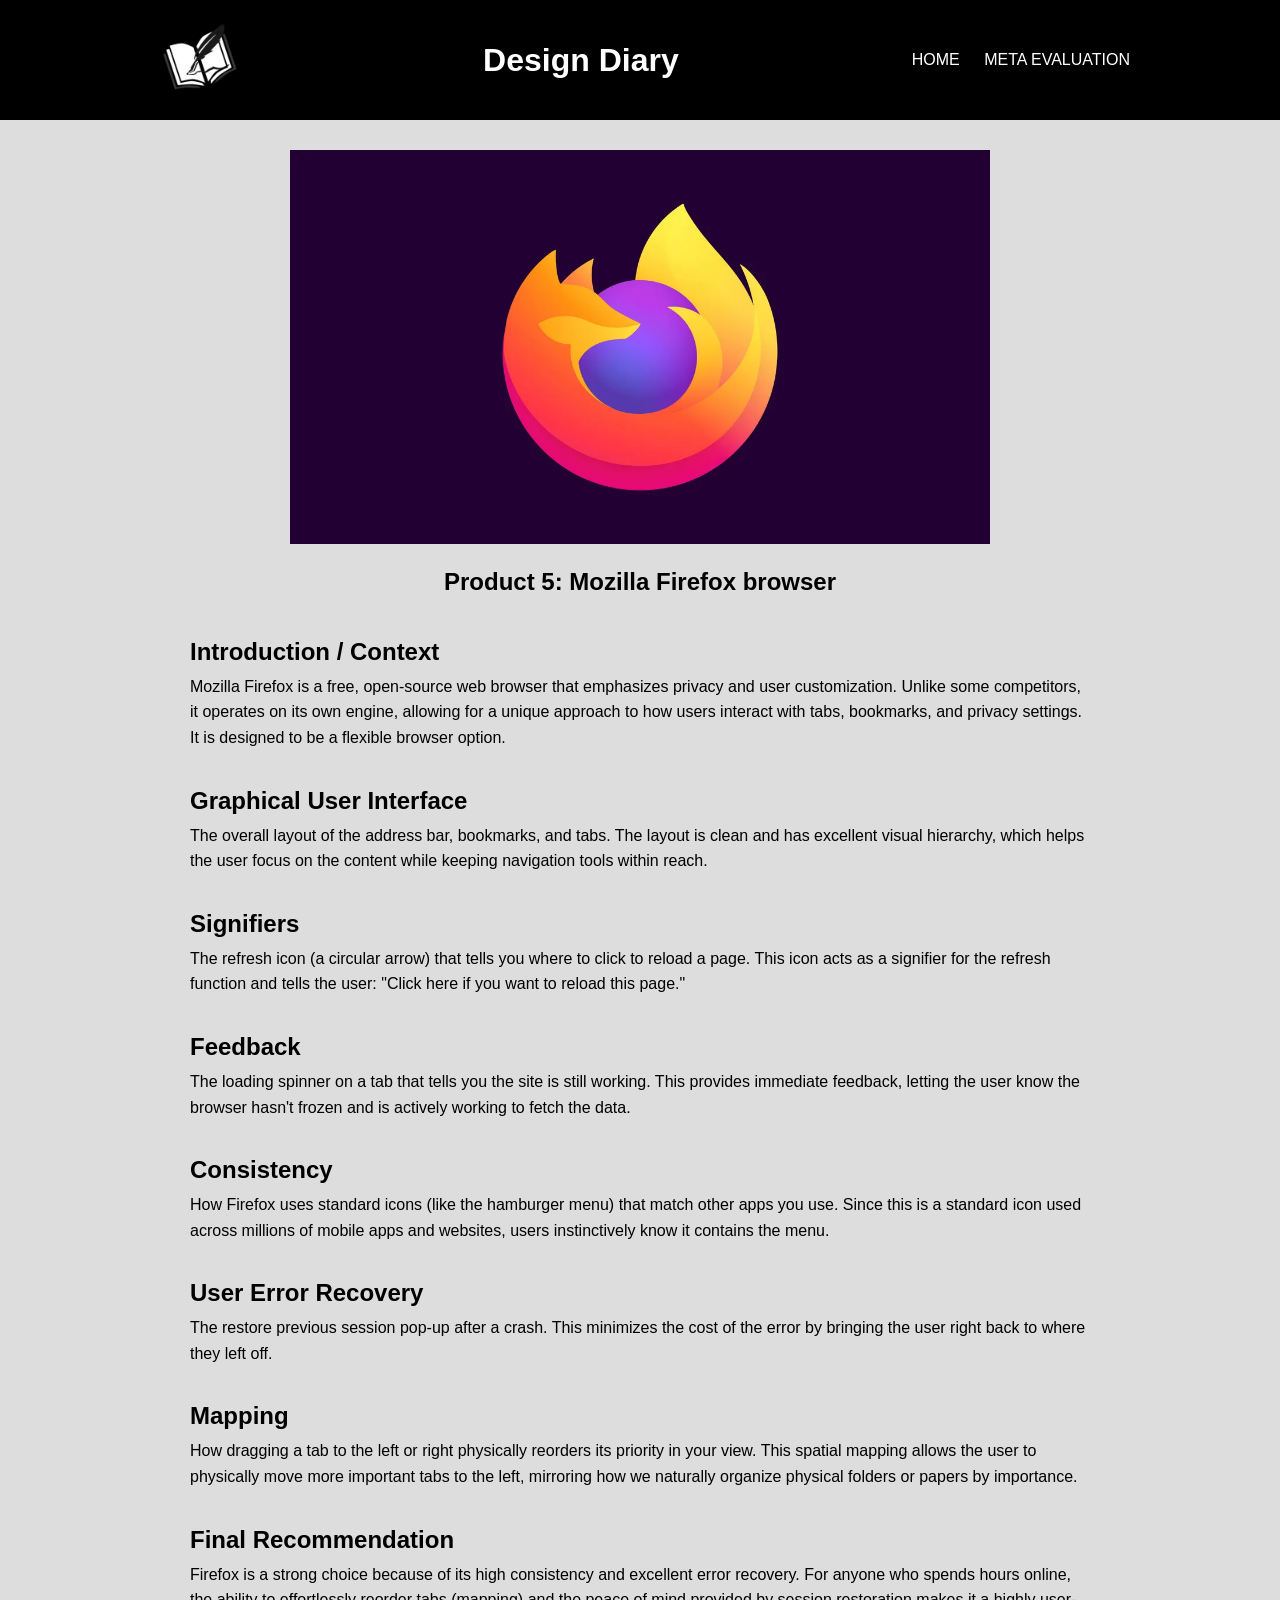
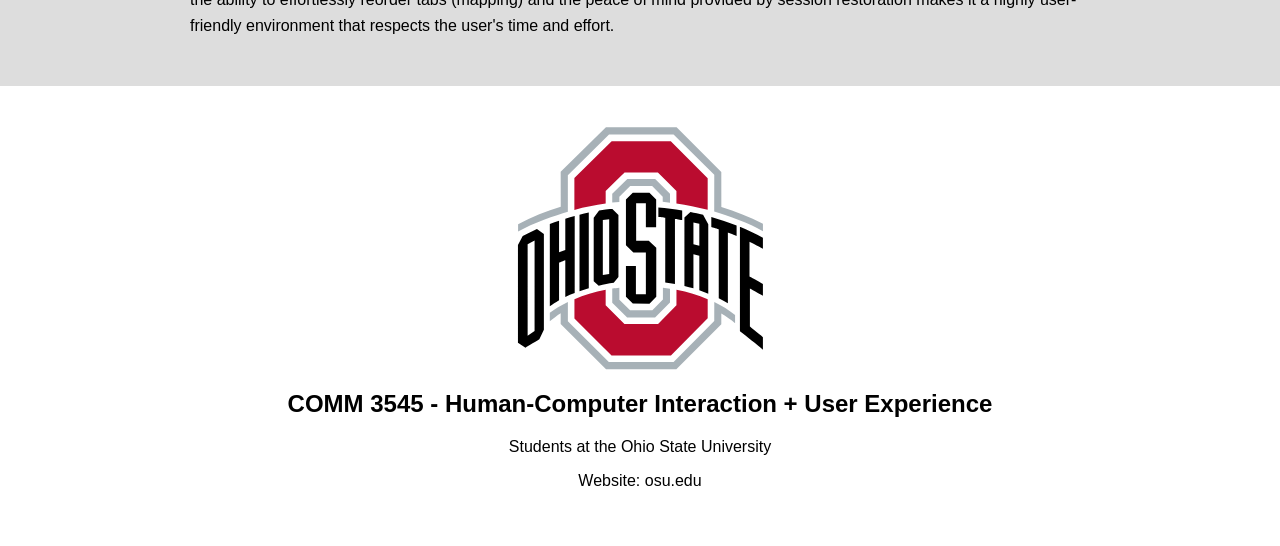
<file: products/mozilla.html>
<html lang="en">
  <head>
    <link rel="icon" type="image/png" href="../images/favicon.png" />
    <meta charset="UTF-8" /> <title>Design Diary - COMM3545</title>
    <link rel="stylesheet" href="../styles.css" />
  </head>
<body class="review-page">
  <!-- NAVBAR -->
  <header class="navbar">
    <div class="logo">
      <img src="../images/logo.png" alt="Logo" />
    </div>
    <h1>Design Diary</h1>

    <nav>
      <a href="../index.html">HOME</a>
      <a href="../meta.html">META EVALUATION</a>
    </nav>
  </header>

  <section class="cta">
    <div class="container">
      <img class="hero-image" src="../images/firefox.webp" alt="Product 5: Mozilla Firefox browser" />
      <h1 class="page-title">Product 5: Mozilla Firefox browser</h1>

      <div class="section">
        <h2>Introduction / Context</h2>
        <p>Mozilla Firefox is a free, open-source web browser that emphasizes privacy and user customization. Unlike some competitors, it operates on its own engine, allowing for a unique approach to how users interact with tabs, bookmarks, and privacy settings. It is designed to be a flexible browser option.</p>
      </div>

      <div class="section">
        <h2>Graphical User Interface</h2>
        <p>The overall layout of the address bar, bookmarks, and tabs. The layout is clean and has excellent visual hierarchy, which helps the user focus on the content while keeping navigation tools within reach.</p>
      </div>

      <div class="section">
        <h2>Signifiers</h2>
        <p>The refresh icon (a circular arrow) that tells you where to click to reload a page. This icon acts as a signifier for the refresh function and tells the user: "Click here if you want to reload this page."</p>
      </div>

      <div class="section">
        <h2>Feedback</h2>
        <p>The loading spinner on a tab that tells you the site is still working. This provides immediate feedback, letting the user know the browser hasn't frozen and is actively working to fetch the data.</p>
      </div>

      <div class="section">
        <h2>Consistency</h2>
        <p>How Firefox uses standard icons (like the hamburger menu) that match other apps you use. Since this is a standard icon used across millions of mobile apps and websites, users instinctively know it contains the menu.</p>
      </div>

      <div class="section">
        <h2>User Error Recovery</h2>
        <p>The restore previous session pop-up after a crash. This minimizes the cost of the error by bringing the user right back to where they left off.</p>
      </div>

      <div class="section">
        <h2>Mapping</h2>
        <p>How dragging a tab to the left or right physically reorders its priority in your view. This spatial mapping allows the user to physically move more important tabs to the left, mirroring how we naturally organize physical folders or papers by importance.</p>
      </div>

      <div class="section">
        <h2>Final Recommendation</h2>
        <p>Firefox is a strong choice because of its high consistency and excellent error recovery. For anyone who spends hours online, the ability to effortlessly reorder tabs (mapping) and the peace of mind provided by session restoration makes it a highly user-friendly environment that respects the user's time and effort.</p>
      </div>
    </div>
  </section>

  <footer>
    <div class="container">
      <div class="Osu-img">
        <img src="../images/osu.svg" alt="Hero" />
      </div>
      <h2>COMM 3545 - Human-Computer Interaction + User Experience</h2>
      <p>Students at the Ohio State University</p>
      <p>Website: osu.edu</p>
    </div>
  </footer>
</body>
</file>
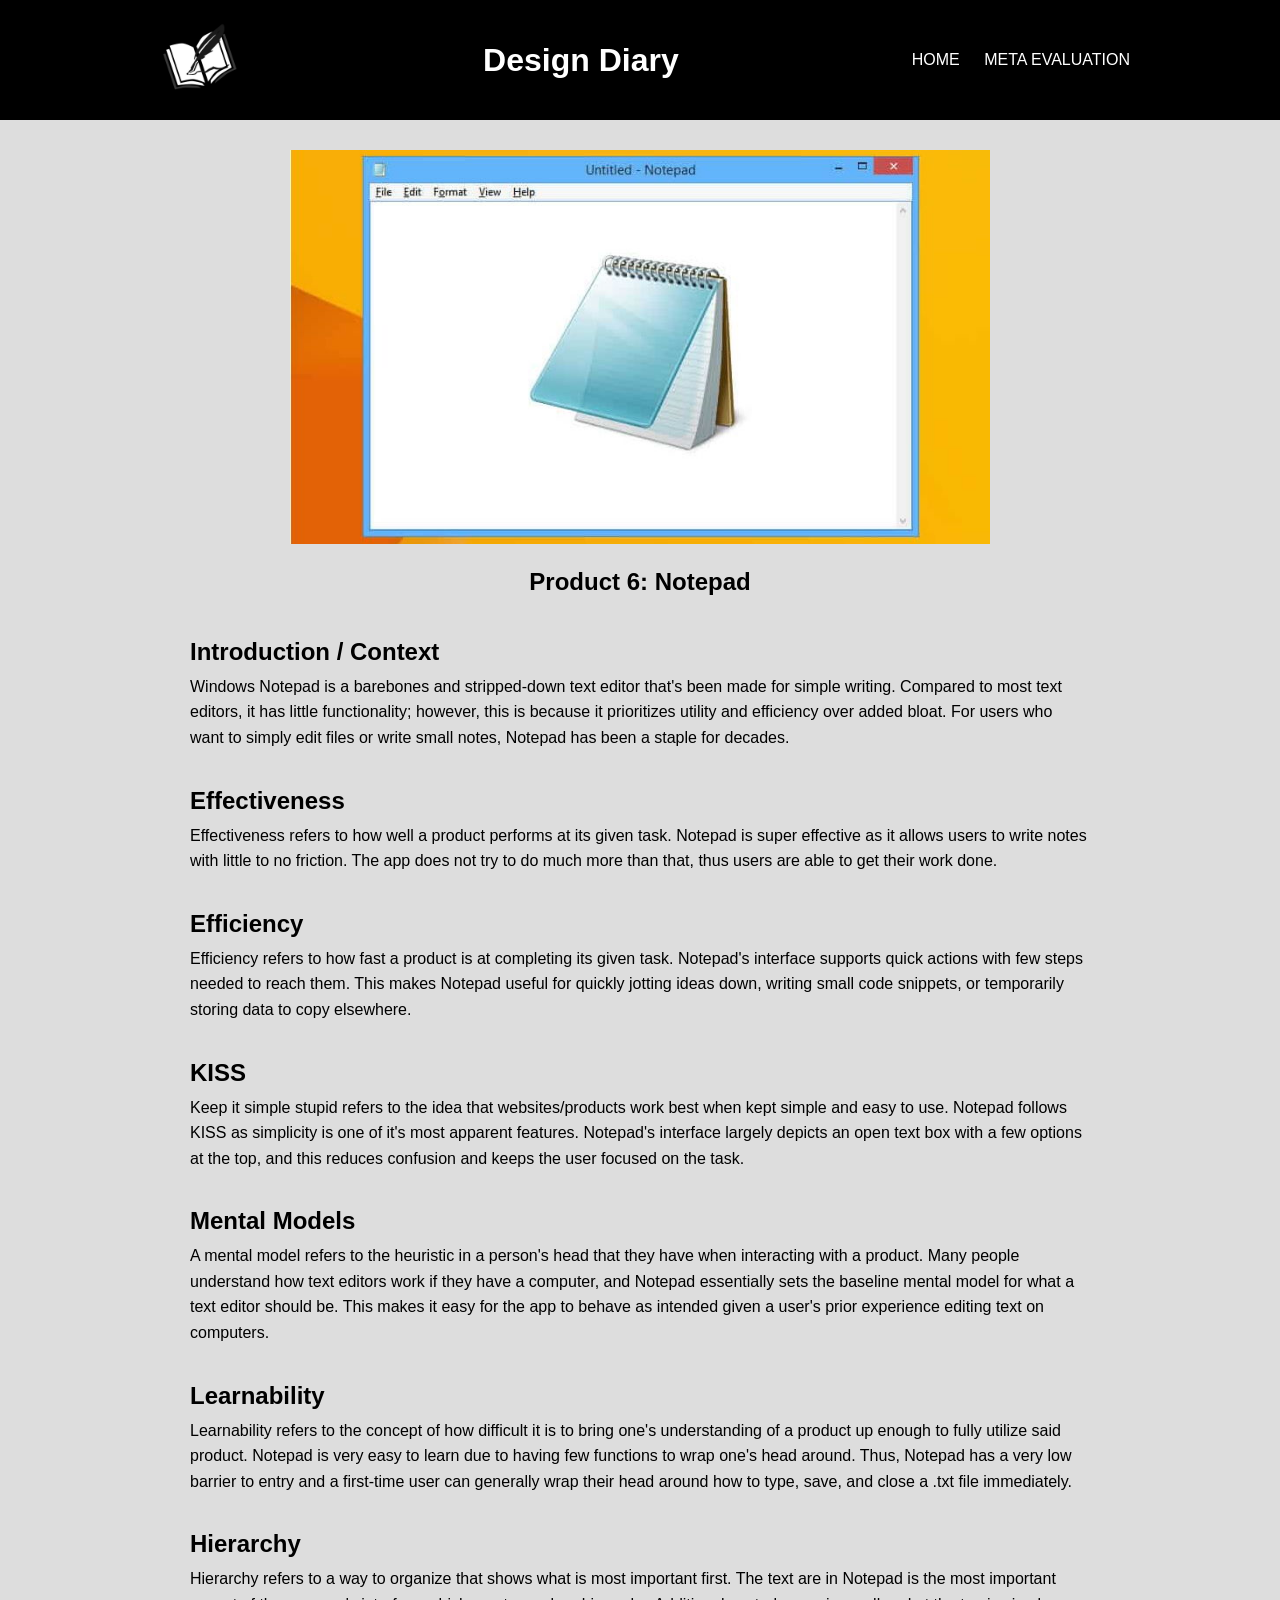
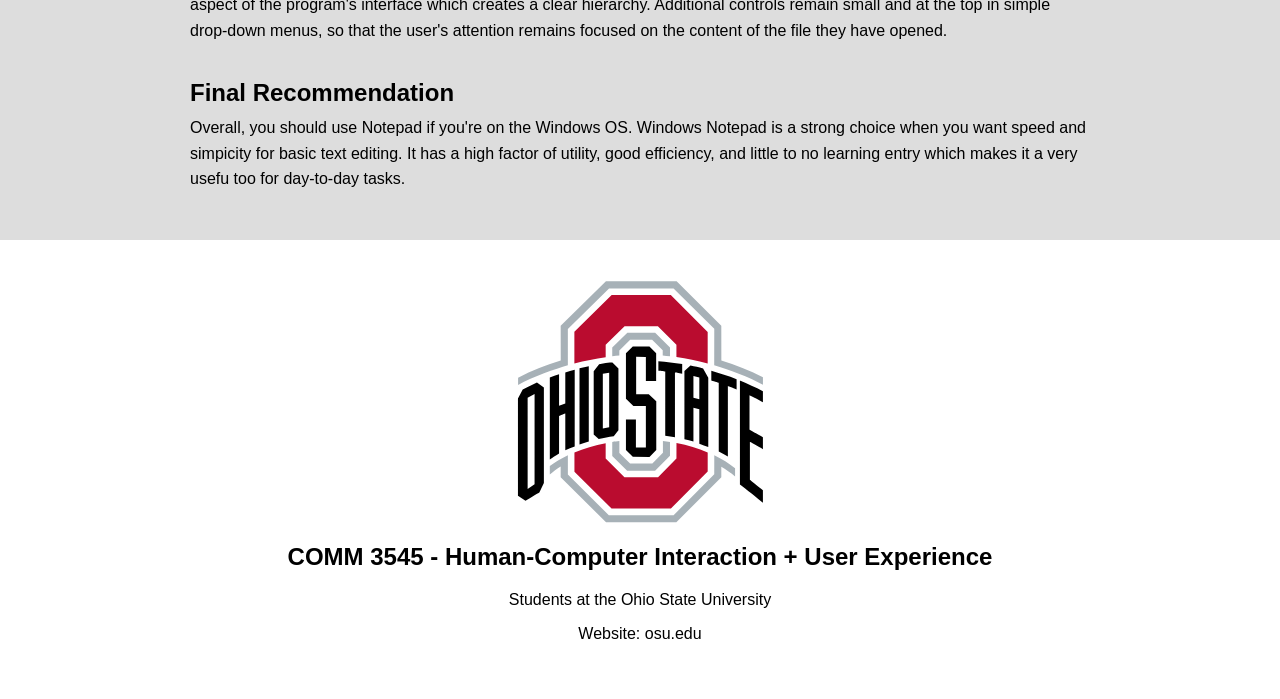
<file: products/notepad.html>
<html lang="en">
  <head>
    <link rel="icon" type="image/png" href="../images/favicon.png" />
    <meta charset="UTF-8" /> <title>Design Diary - COMM3545</title>
    <link rel="stylesheet" href="../styles.css" />
  </head>
<body class="review-page">
  <!-- NAVBAR -->
  <header class="navbar">
    <div class="logo">
      <img src="../images/logo.png" alt="Logo" />
    </div>
    <h1>Design Diary</h1>

    <nav>
      <a href="../index.html">HOME</a>
      <a href="../meta.html">META EVALUATION</a>
    </nav>
  </header>

  <section class="cta">
    <div class="container">
      <img class="hero-image" src="../images/notepad.jpg" alt="Product 6: Notepad" />
      <h1 class="page-title">Product 6: Notepad</h1>

      <div class="section">
        <h2>Introduction / Context</h2>
        <p>Windows Notepad is a barebones and stripped-down text editor that's been made for simple writing. Compared to most text editors, it has little functionality; however, this is because it prioritizes utility and efficiency over added bloat. For users who want to simply edit files or write small notes, Notepad has been a staple for decades.</p>
      </div>

      <div class="section">
        <h2>Effectiveness</h2>
        <p>Effectiveness refers to how well a product performs at its given task. Notepad is super effective as it allows users to write notes with little to no friction. The app does not try to do much more than that, thus users are able to get their work done.</p>
      </div>

      <div class="section">
        <h2>Efficiency</h2>
        <p>Efficiency refers to how fast a product is at completing its given task. Notepad's interface supports quick actions with few steps needed to reach them. This makes Notepad useful for quickly jotting ideas down, writing small code snippets, or temporarily storing data to copy elsewhere.</p>
      </div>

      <div class="section">
        <h2>KISS</h2>
        <p>Keep it simple stupid refers to the idea that websites/products work best when kept simple and easy to use. Notepad follows KISS as simplicity is one of it's most apparent features. Notepad's interface largely depicts an open text box with a few options at the top, and this reduces confusion and keeps the user focused on the task.</p>
      </div>

      <div class="section">
        <h2>Mental Models</h2>
        <p>A mental model refers to the heuristic in a person's head that they have when interacting with a product. Many people understand how text editors work if they have a computer, and Notepad essentially sets the baseline mental model for what a text editor should be. This makes it easy for the app to behave as intended given a user's prior experience editing text on computers.</p>
      </div>

      <div class="section">
        <h2>Learnability</h2>
        <p>Learnability refers to the concept of how difficult it is to bring one's understanding of a product up enough to fully utilize said product. Notepad is very easy to learn due to having few functions to wrap one's head around. Thus, Notepad has a very low barrier to entry and a first-time user can generally wrap their head around how to type, save, and close a .txt file immediately.</p>
      </div>
      
      <div class="section">
        <h2>Hierarchy</h2>
        <p>Hierarchy refers to a way to organize that shows what is most important first. The text are in Notepad is the most important aspect of the program's interface which creates a clear hierarchy. Additional controls remain small and at the top in simple drop-down menus, so that the user's attention remains focused on the content of the file they have opened.</p>
      </div>

      <div class="section">
        <h2>Final Recommendation</h2>
        <p>Overall, you should use Notepad if you're on the Windows OS. Windows Notepad is a strong choice when you want speed and simpicity for basic text editing. It has a high factor of utility, good efficiency, and little to no learning entry which makes it a very usefu too for day-to-day tasks.</p>
      </div>
    </div>
  </section>

  <footer>
    <div class="container">
      <div class="Osu-img">
        <img src="../images/osu.svg" alt="Hero" />
      </div>
      <h2>COMM 3545 - Human-Computer Interaction + User Experience</h2>
      <p>Students at the Ohio State University</p>
      <p>Website: osu.edu</p>
    </div>
  </footer>
</body>
</file>
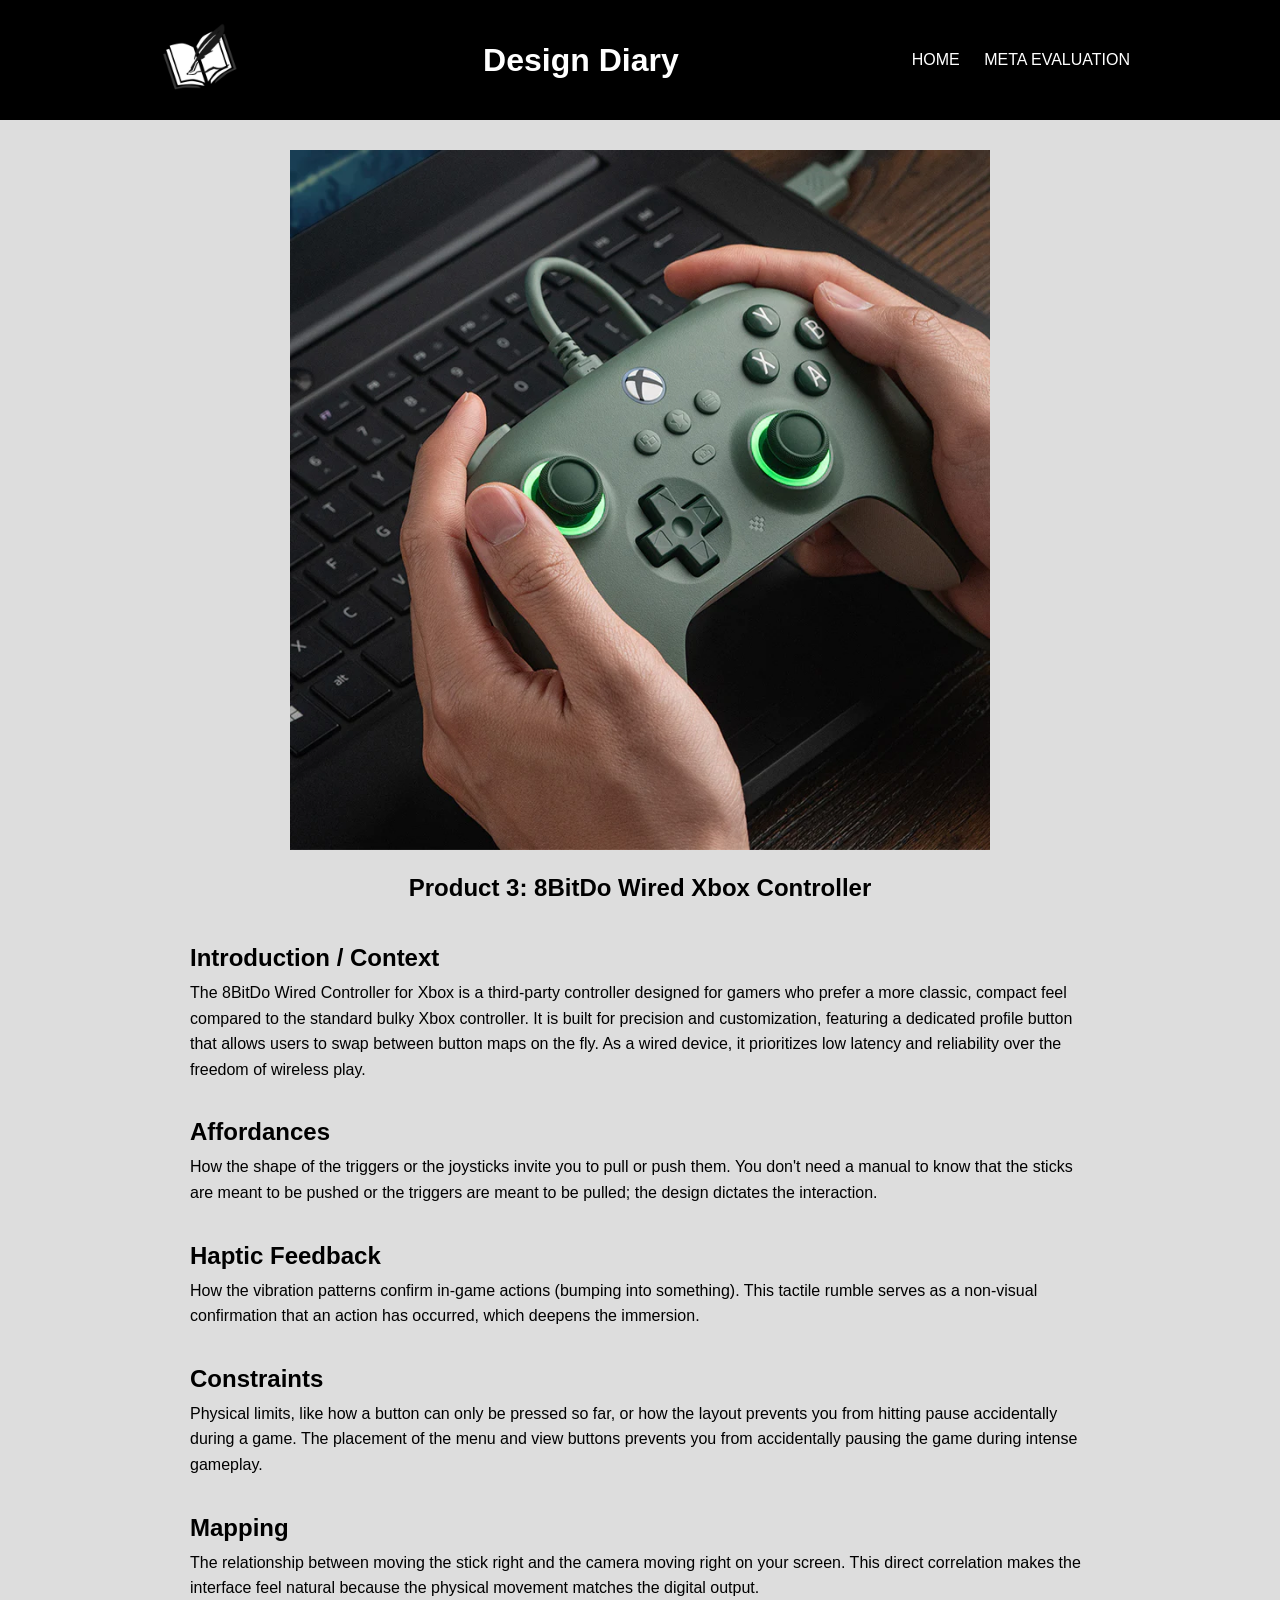
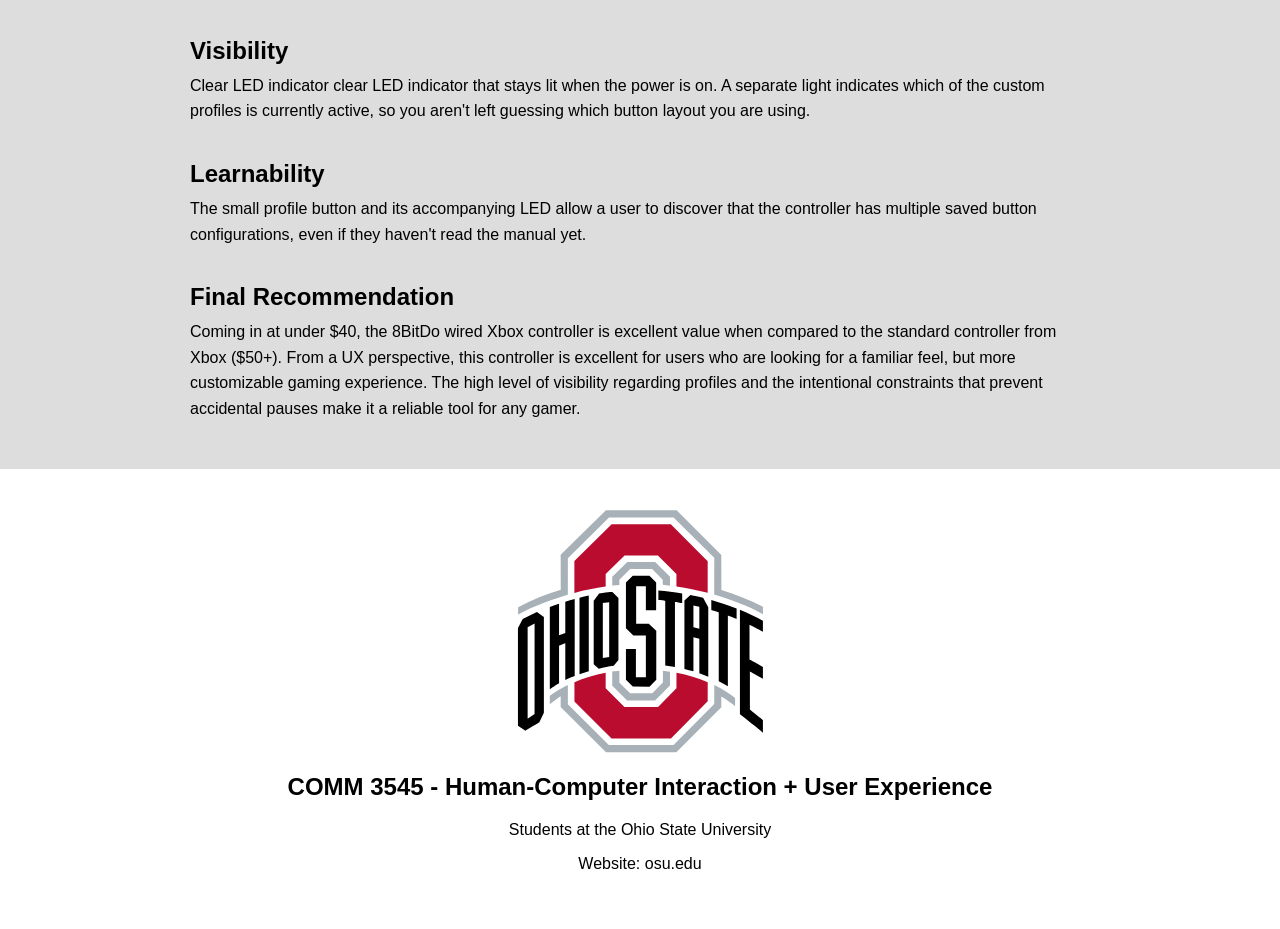
<file: products/xbox.html>
<html lang="en">
  <head>
    <link rel="icon" type="image/png" href="../images/favicon.png" />
    <meta charset="UTF-8" /> <title>Design Diary - COMM3545</title>
    <link rel="stylesheet" href="../styles.css" />
  </head>
<body class="review-page">
  <!-- NAVBAR -->
  <header class="navbar">
    <div class="logo">
      <img src="../images/logo.png" alt="Logo" />
    </div>
    <h1>Design Diary</h1>

    <nav>
      <a href="../index.html">HOME</a>
      <a href="../meta.html">META EVALUATION</a>
    </nav>
  </header>

  <section class="cta">
    <div class="container">
      <img class="hero-image" src="../images/xbox.webp" alt="Product 3: 8BitDo Wired Xbox Controller" />
      <h1 class="page-title">Product 3: 8BitDo Wired Xbox Controller</h1>

      <div class="section">
        <h2>Introduction / Context</h2>
        <p>The 8BitDo Wired Controller for Xbox is a third-party controller designed for gamers who prefer a more classic, compact feel compared to the standard bulky Xbox controller. It is built for precision and customization, featuring a dedicated profile button that allows users to swap between button maps on the fly. As a wired device, it prioritizes low latency and reliability over the freedom of wireless play.</p>
      </div>

      <div class="section">
        <h2>Affordances</h2>
        <p>How the shape of the triggers or the joysticks invite you to pull or push them. You don't need a manual to know that the sticks are meant to be pushed or the triggers are meant to be pulled; the design dictates the interaction.</p>
      </div>

      <div class="section">
        <h2>Haptic Feedback</h2>
        <p>How the vibration patterns confirm in-game actions (bumping into something). This tactile rumble serves as a non-visual confirmation that an action has occurred, which deepens the immersion.</p>
      </div>

      <div class="section">
        <h2>Constraints</h2>
        <p>Physical limits, like how a button can only be pressed so far, or how the layout prevents you from hitting pause accidentally during a game. The placement of the menu and view buttons prevents you from accidentally pausing the game during intense gameplay.</p>
      </div>

      <div class="section">
        <h2>Mapping</h2>
        <p>The relationship between moving the stick right and the camera moving right on your screen. This direct correlation makes the interface feel natural because the physical movement matches the digital output.</p>
      </div>

      <div class="section">
        <h2>Visibility</h2>
        <p>Clear LED indicator clear LED indicator that stays lit when the power is on. A separate light indicates which of the custom profiles is currently active, so you aren't left guessing which button layout you are using.</p>
      </div>

      <div class="section">
        <h2>Learnability</h2>
        <p>The small profile button and its accompanying LED allow a user to discover that the controller has multiple saved button configurations, even if they haven't read the manual yet. </p>
      </div>

      <div class="section">
        <h2>Final Recommendation</h2>
        <p>Coming in at under $40, the 8BitDo wired Xbox controller is excellent value when compared to the standard controller from Xbox ($50+). From a UX perspective, this controller is excellent for users who are looking for a familiar feel, but more customizable gaming experience. The high level of visibility regarding profiles and the intentional constraints that prevent accidental pauses make it a reliable tool for any gamer.</p>
      </div>
    </div>
  </section>

  <footer>
    <div class="container">
      <div class="Osu-img">
        <img src="../images/osu.svg" alt="Hero" />
      </div>
      <h2>COMM 3545 - Human-Computer Interaction + User Experience</h2>
      <p>Students at the Ohio State University</p>
      <p>Website: osu.edu</p>
    </div>
  </footer>
</body>
</file>
<file: styles.css>
body {
  font-family: Arial, sans-serif;
  margin: 0;
  background: #f5f5f5;
}

.logo img {
  height: 100px; /* adjust this */
  width: auto;
}
/* NAVBAR */
.navbar {
  display: flex;
  align-items: center;
  justify-content: space-between;
  padding: 10px 150px;
  background: black;
}

.navbar a {
  margin-left: 20px;
  text-decoration: none;
  color: white;
}

h1 {
  margin-left: 20 px;
  text-decoration: none;
  color: white;
}
/* HERO */
.hero {
  display: flex;
  align-items: center;
  justify-content: space-between;
  gap: 40px;
  padding: 40px 20px;
}

.container {
  max-width: 1000px;
  margin: 0 auto;
  padding: 10px 20px;
}

.hero-img img {
  width: 600px; /* change this */
  height: auto; /* keeps proportions */
}

.tag {
  background: black;
  color: white;
  display: inline-block;
  padding: 5px 10px;
}

/* BUTTONS */
button {
  padding: 10px 20px;
  border: none;
  background: #ddd;
  margin-right: 10px;
}

button.outline {
  background: white;
  border: 1px solid #ccc;
}

a.btn {
  display: inline-block;
  padding: 10px 10px;
  background: #ddd;
  border: none;
  text-decoration: none;
  color: black;
  font-size: 12px;
}

a.btn.outline {
  background: transparent; /* 👈 key for that look */
}
/* SECTIONS */
.section {
  padding: 60px;
  text-align: center;
}

.cards {
  display: flex;
  justify-content: center;
  gap: 20px;
}

.card img {
  width: 100%;
  height: 180px; /* 🔥 same height for all */
  object-fit: cover; /* crops nicely */
  border-radius: 5px;
}

.box {
  height: 120px;
  background: #ccc;
}

/* ABOUT */
.about {
  display: flex;
  padding: 60px;
  gap: 40px;
}

.about-img {
  width: 250px;
  height: 250px;
  background: #ccc;
}

/* PORTFOLIO */
.grid {
  display: grid;
  grid-template-columns: repeat(2, 1fr);
  gap: 20px;
}

.project {
  height: 150px;
  background: #ccc;
}

.center {
  margin-top: 20px;
}

/* SKILLS */
.skill {
  background: white;
  padding: 20px;
  border: 1px solid #ddd;
}

/* CTA */
.cta {
  background: #ddd;
  padding: 60px;
  text-align: center;
}

/* FOOTER */
footer {
  padding: 40px;
  text-align: center;
  background: white;
}
/* Fix navbar title spacing without affecting review page titles */
.navbar h1 {
  margin-left: 20px;
  color: white;
}

/* Review page only */
.review-page .cta {
  padding: 30px 20px;
}

.review-page .container {
  max-width: 900px;
  padding: 0 20px;
}

.review-page .hero-image {
  display: block;
  width: 100%;
  max-width: 700px;
  height: auto;
  margin: 0 auto 24px;
}

.review-page .page-title {
  color: black;
  margin: 0 0 24px;
  text-align: center;
}

.review-page .section {
  padding: 18px 0;
  text-align: left;
}

.review-page .section h2 {
  margin: 0 0 8px;
}

.review-page .section p {
  margin: 0;
  line-height: 1.6;
}
</file>
